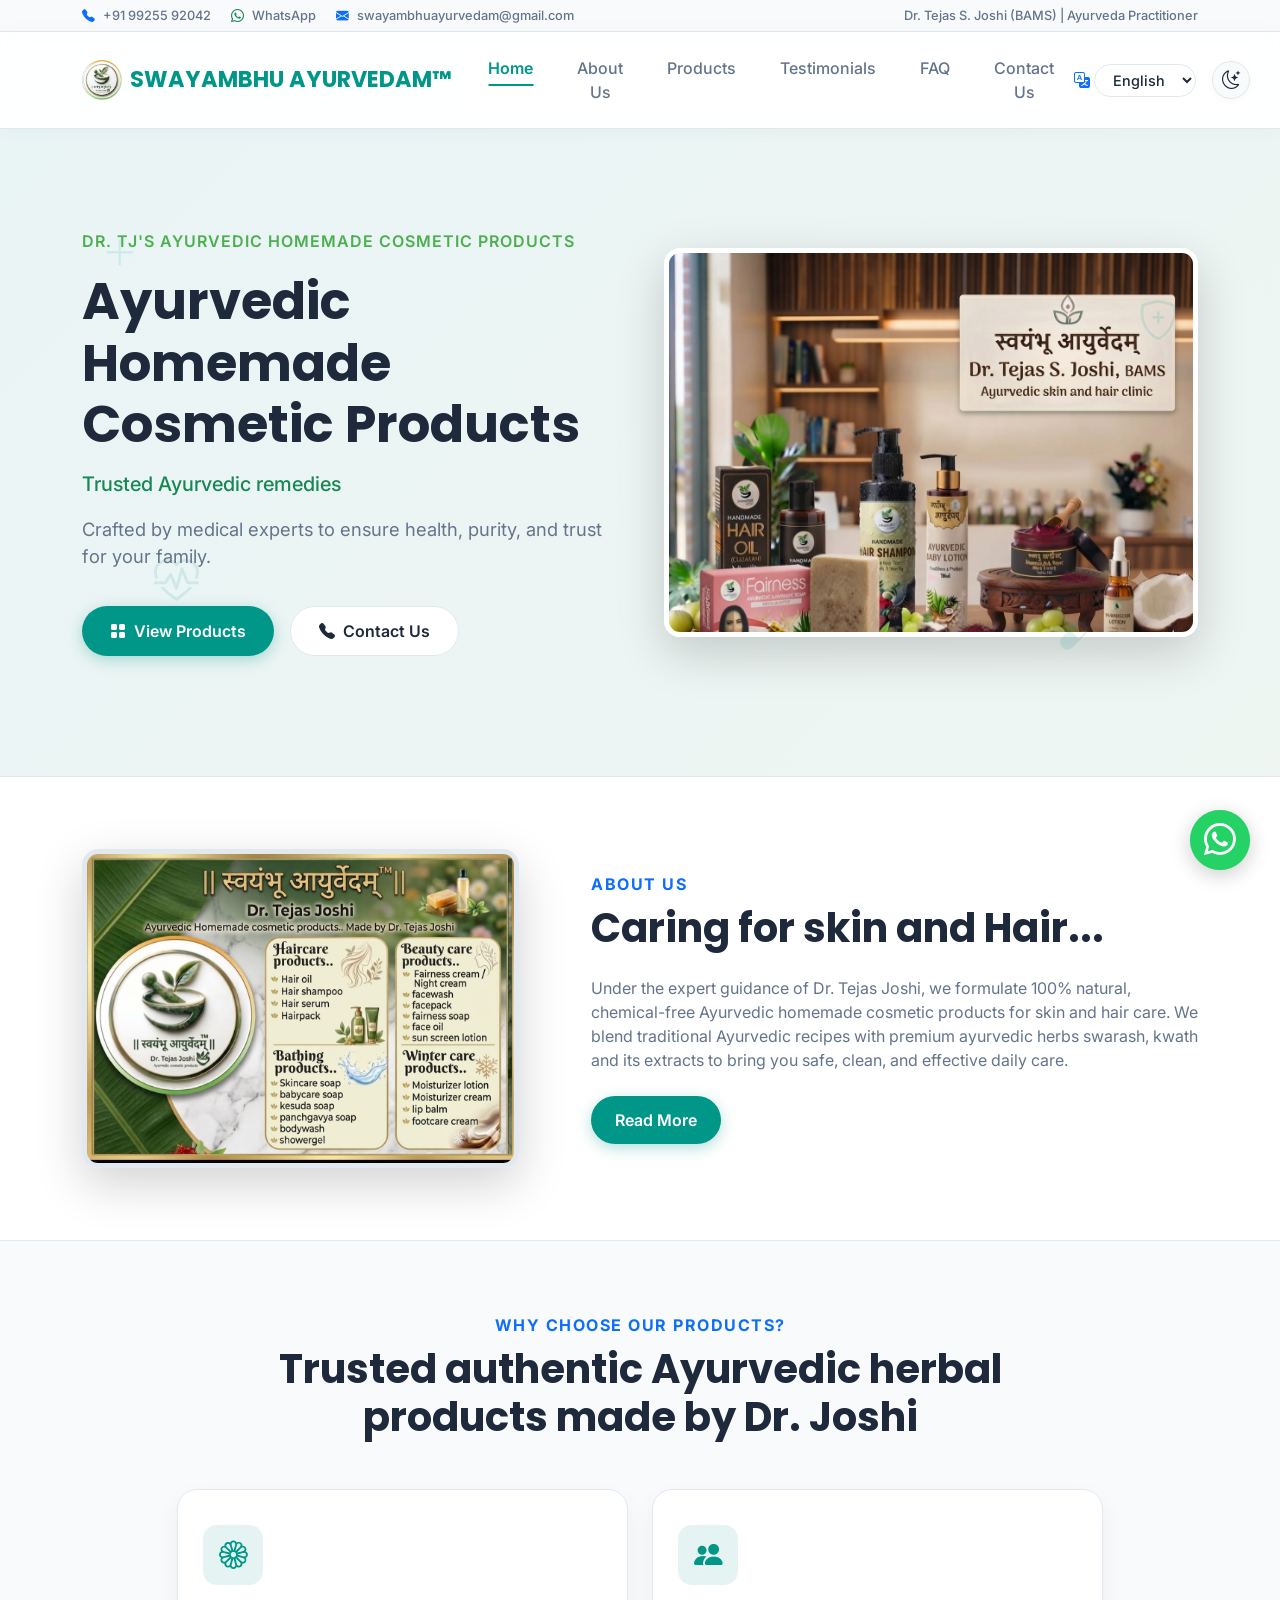
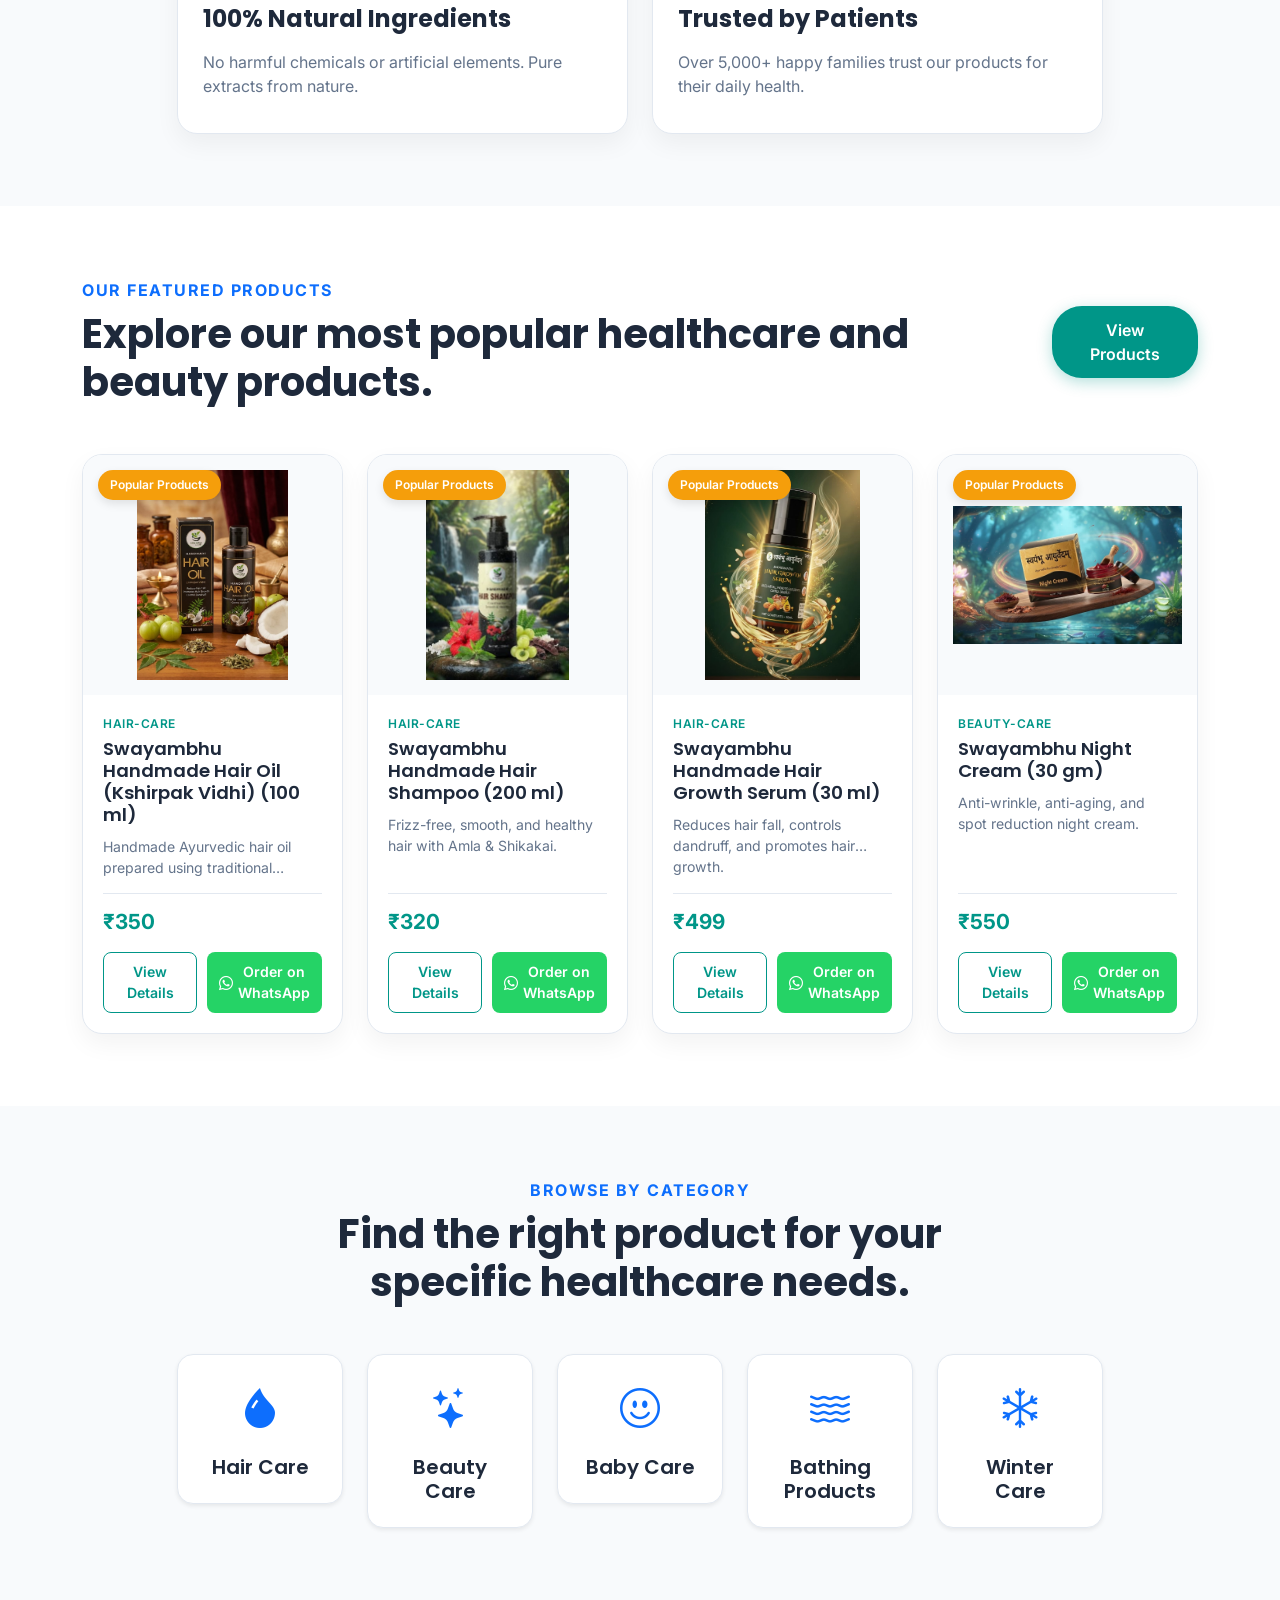
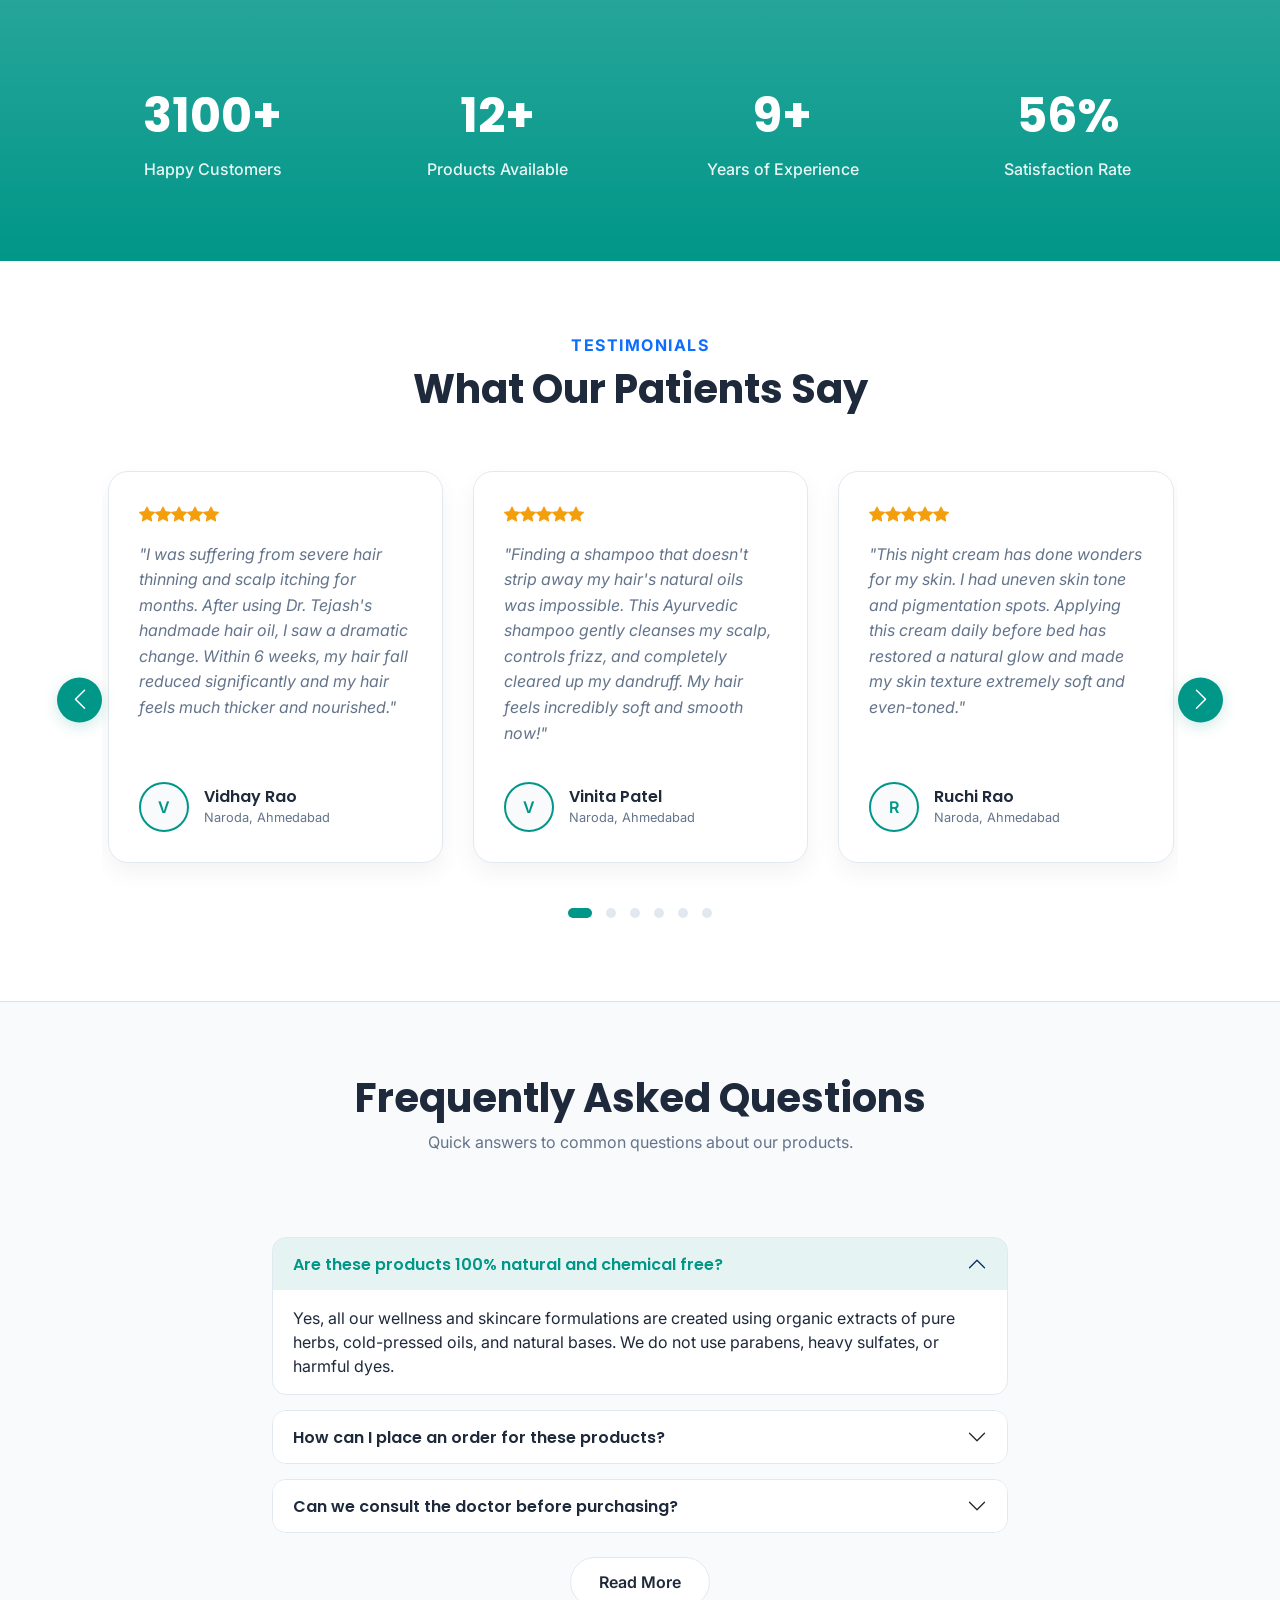
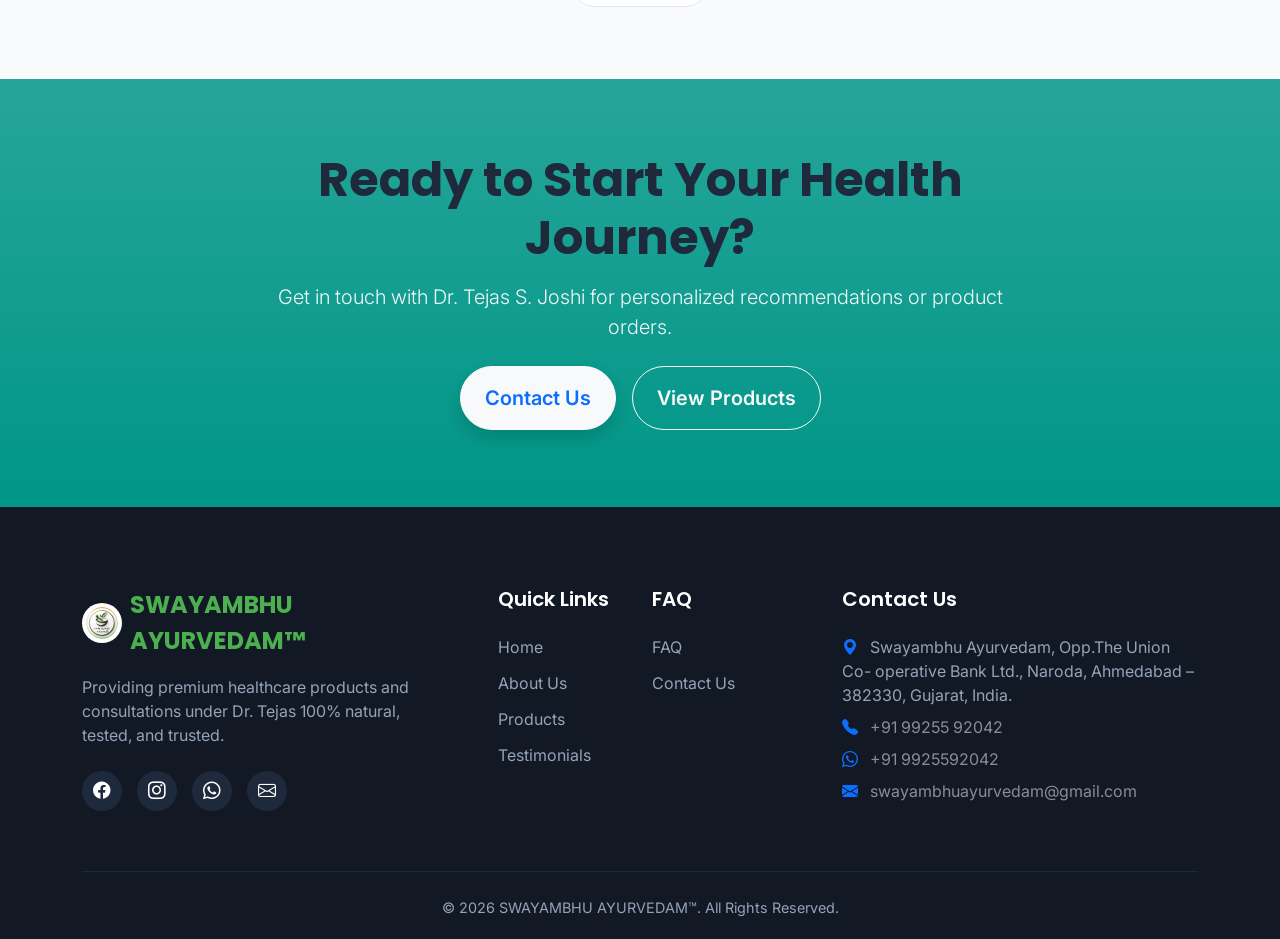
<file: index.html>
<!DOCTYPE html>
<html lang="en">
<head>
  <meta charset="UTF-8">
  <meta name="viewport" content="width=device-width, initial-scale=1.0">
  
  <!-- SEO Meta Tags -->
  <title>Swayambhu Ayurvedam - Premium Ayurvedic & Natural Products</title>
  <meta name="description" content="Discover premium, 100% natural Ayurvedic homemade cosmetic products formulated by Dr. Tejas Joshi. Trusted by over 5000+ families.">
  <meta name="keywords" content="Ayurvedic products, herbal shampoo, organic face wash, natural skincare, doctor approved, India, Gujarat">
  
  <!-- Open Graph / Facebook -->
  <meta property="og:type" content="website">
  <meta property="og:url" content="https://swayambhuayurvedam.com/">
  <meta property="og:title" content="Swayambhu Ayurvedam - Premium Ayurvedic Products">
  <meta property="og:description" content="100% natural Ayurvedic remedies, shampoo, soap, hair oil, and immunity boosters formulated by medical experts.">
  <meta property="og:image" content="assets/images/hero_medical.jpeg">

  <!-- Favicon -->
  <link rel="icon" type="image/png" href="assets/images/new_hero_image.jpeg">

  <!-- Bootstrap 5 CSS -->
  <link href="https://cdn.jsdelivr.net/npm/bootstrap@5.3.2/dist/css/bootstrap.min.css" rel="stylesheet">
  <!-- Bootstrap Icons -->
  <link href="https://cdn.jsdelivr.net/npm/bootstrap-icons@1.11.2/font/bootstrap-icons.min.css" rel="stylesheet">
  <!-- AOS Animation CSS -->
  <link href="https://cdn.jsdelivr.net/npm/aos@2.3.4/dist/aos.css" rel="stylesheet">
  
  <!-- Owl Carousel CSS -->
  <link rel="stylesheet" href="https://cdnjs.cloudflare.com/ajax/libs/OwlCarousel2/2.3.4/assets/owl.carousel.min.css">
  <link rel="stylesheet" href="https://cdnjs.cloudflare.com/ajax/libs/OwlCarousel2/2.3.4/assets/owl.theme.default.min.css">
  
  <!-- Custom CSS -->
  <link href="assets/css/style.css" rel="stylesheet">
</head>
<body data-page="home">

  <!-- Layout placeholders (injected by main.js) -->
  <div id="loader-placeholder"></div>
  <div id="top-header-placeholder"></div>
  <div id="navbar-placeholder"></div>

  <!-- HERO SECTION -->
  <section class="hero-section">
    <!-- Floating medical background shapes -->
    <div class="medical-shapes">
      <i class="bi bi-plus-lg shape shape-1"></i>
      <i class="bi bi-heart-pulse shape shape-2"></i>
      <i class="bi bi-shield-plus shape shape-3"></i>
      <i class="bi bi-capsule shape shape-4"></i>
    </div>
    
    <div class="container">
      <div class="row align-items-center g-5">
        <!-- Hero Text content -->
        <div class="col-lg-6 hero-content" data-aos="fade-right">
          <span class="hero-subtitle mb-2 d-inline-block" data-i18n="hero_upper_subtitle">Dr. TJ'S Ayurvedic Homemade cosmetic products</span>
          <h1 class="hero-title" data-i18n="hero_title">Ayurvedic Homemade Cosmetic Products</h1>
          <!-- Typing effect goes here -->
          <p class="h5 fw-medium text-success my-3" id="typing-subtitle"></p>
          <p class="hero-desc" data-i18n="hero_subtitle">Crafted by medical experts to ensure health, purity, and trust for your family.</p>
          
          <div class="d-flex flex-wrap justify-content-center justify-content-lg-start gap-3">
            <a href="products.html" class="btn btn-primary-custom d-flex align-items-center gap-2">
              <i class="bi bi-grid-fill"></i> <span data-i18n="btn_view_products">View Products</span>
            </a>
            <a href="contact.html" class="btn btn-secondary-custom d-flex align-items-center gap-2">
              <i class="bi bi-telephone-fill"></i> <span data-i18n="btn_contact_us">Contact Us</span>
            </a>
          </div>
        </div>
        
        <!-- Hero Image block -->
        <div class="col-lg-6 hero-img-container" data-aos="zoom-in" data-aos-delay="200">
          <img src="assets/images/new_hero_image.jpeg" alt="Ayurvedic Remedies" class="img-fluid rounded-4 shadow-lg border border-5 border-white">
        </div>
      </div>
    </div>
  </section>

  <!-- ABOUT PREVIEW SECTION -->
  <section class="py-5 bg-white border-bottom border-top border-light">
    <div class="container py-4">
      <div class="row align-items-center g-5">
        <!-- Left: Image -->
        <div class="col-lg-5" data-aos="zoom-in">
          <img src="assets/images/hero_medical.jpeg" alt="Dr. Tejas S. Joshi (BAMS)" class="img-fluid rounded-4 shadow-lg border border-5 border-light">
        </div>
        
        <!-- Right: Text Content -->
        <div class="col-lg-7" data-aos="fade-up">
          <div class="ps-lg-4 text-center text-lg-start">
            <span class="text-primary fw-bold text-uppercase mb-2 d-inline-block" style="letter-spacing: 1.5px;" data-i18n="nav_about">About Us</span>
            <h2 class="display-6 fw-bold mb-4" data-i18n="about_preview_title">Caring for skin and Hair...</h2>
            <p class="text-light mb-4" data-i18n="about_preview_desc">
              Under the expert guidance of Dr. Tejas Joshi, we formulate 100% natural, chemical-free Ayurvedic homemade cosmetic products for skin and hair care. We blend traditional Ayurvedic recipes with premium ayurvedic herbs swarash, kwath and its extracts to bring you safe, clean, and effective daily care.
            </p>
            
            <div class="text-center text-lg-start">
              <a href="about.html" class="btn btn-primary-custom px-4" data-i18n="btn_read_more">Read More About Us</a>
            </div>
          </div>
        </div>
      </div>
    </div>
  </section>

  <!-- WHY CHOOSE US CARDS -->
  <section class="py-5 bg-light">
    <div class="container py-4">
      <div class="text-center mb-5 max-w-750" data-aos="fade-up">
        <span class="text-primary fw-bold text-uppercase mb-2 d-inline-block" style="letter-spacing: 1.5px;" data-i18n="why_choose_title">Why Choose Our Products?</span>
        <h2 class="display-6 fw-bold" data-i18n="why_choose_subtitle">Trusted authentic Ayurvedic herbal products made by Dr. Joshi</h2>
      </div>
      
      <div class="row g-4 justify-content-center">
        <!-- Card 1 -->
        <div class="col-md-5 col-sm-6" data-aos="fade-up" data-aos-delay="100">
          <div class="feature-card height-100">
            <div class="feature-icon-box"><i class="bi bi-flower1"></i></div>
            <h4 class="fw-bold mb-3" data-i18n="choose_natural_title">100% Natural Ingredients</h4>
            <p class="text-light mb-0" data-i18n="choose_natural_desc">No harmful chemicals or artificial elements. Pure extracts from nature.</p>
          </div>
        </div>
        
        <!-- Card 3 -->
        <div class="col-md-5 col-sm-6" data-aos="fade-up" data-aos-delay="200">
          <div class="feature-card height-100">
            <div class="feature-icon-box"><i class="bi bi-people-fill"></i></div>
            <h4 class="fw-bold mb-3" data-i18n="choose_patient_title">Trusted by Patients</h4>
            <p class="text-light mb-0" data-i18n="choose_patient_desc">Over 5,000+ happy families trust our products for their daily health.</p>
          </div>
        </div>
      </div>
    </div>
  </section>

  <!-- FEATURED PRODUCTS -->
  <section class="py-5 bg-white">
    <div class="container py-4">
      <div class="d-flex flex-column flex-md-row justify-content-between align-items-center text-center text-md-start mb-5 gap-3" data-aos="fade-up">
        <div>
          <span class="text-primary fw-bold text-uppercase mb-2 d-inline-block" style="letter-spacing: 1.5px;" data-i18n="featured_products_title">Our Featured Products</span>
          <h2 class="display-6 fw-bold mb-0" data-i18n="featured_products_subtitle">Explore our most popular healthcare and beauty products.</h2>
        </div>
        <a href="products.html" class="btn btn-primary-custom" data-i18n="btn_view_products">View Products</a>
      </div>
      
      <!-- Injected Dynamically by JS -->
      <div class="row g-4" id="featured-products-row"></div>
    </div>
  </section>

  <!-- PRODUCT CATEGORIES -->
  <section class="py-5 bg-light">
    <div class="container py-4">
      <div class="text-center mb-5 max-w-750" data-aos="fade-up">
        <span class="text-primary fw-bold text-uppercase mb-2 d-inline-block" style="letter-spacing: 1.5px;" data-i18n="categories_title">Browse by Category</span>
        <h2 class="display-6 fw-bold" data-i18n="categories_subtitle">Find the right product for your specific healthcare needs.</h2>
      </div>
      
      <div class="row g-4 justify-content-center">
        <!-- Category: Hair Care -->
        <div class="col-lg-2 col-md-4 col-sm-6 col-6" data-aos="zoom-in" data-aos-delay="100">
          <a href="products.html" class="d-block text-center p-4 bg-white rounded-4 shadow-sm border border-light transition-smooth hover-shadow-sm">
            <div class="fs-1 text-primary mb-3"><i class="bi bi-droplet-fill"></i></div>
            <h5 class="fw-semibold text-dark mb-0" data-i18n="tab_haircare">Hair Care</h5>
          </a>
        </div>
        
        <!-- Category: Beauty Care -->
        <div class="col-lg-2 col-md-4 col-sm-6 col-6" data-aos="zoom-in" data-aos-delay="200">
          <a href="products.html" class="d-block text-center p-4 bg-white rounded-4 shadow-sm border border-light transition-smooth hover-shadow-sm">
            <div class="fs-1 text-primary mb-3"><i class="bi bi-stars"></i></div>
            <h5 class="fw-semibold text-dark mb-0" data-i18n="tab_beautycare">Beauty Care</h5>
          </a>
        </div>
        
        <!-- Category: Baby Care -->
        <div class="col-lg-2 col-md-4 col-sm-6 col-6" data-aos="zoom-in" data-aos-delay="300">
          <a href="products.html" class="d-block text-center p-4 bg-white rounded-4 shadow-sm border border-light transition-smooth hover-shadow-sm">
            <div class="fs-1 text-primary mb-3"><i class="bi bi-emoji-smile"></i></div>
            <h5 class="fw-semibold text-dark mb-0" data-i18n="tab_babycare">Baby Care</h5>
          </a>
        </div>
        
        <!-- Category: Bathing -->
        <div class="col-lg-2 col-md-4 col-sm-6 col-6" data-aos="zoom-in" data-aos-delay="400">
          <a href="products.html" class="d-block text-center p-4 bg-white rounded-4 shadow-sm border border-light transition-smooth hover-shadow-sm">
            <div class="fs-1 text-primary mb-3"><i class="bi bi-water"></i></div>
            <h5 class="fw-semibold text-dark mb-0" data-i18n="tab_bathing">Bathing</h5>
          </a>
        </div>
        
        <!-- Category: Winter Care -->
        <div class="col-lg-2 col-md-4 col-sm-6 col-6" data-aos="zoom-in" data-aos-delay="500">
          <a href="products.html" class="d-block text-center p-4 bg-white rounded-4 shadow-sm border border-light transition-smooth hover-shadow-sm">
            <div class="fs-1 text-primary mb-3"><i class="bi bi-snow"></i></div>
            <h5 class="fw-semibold text-dark mb-0" data-i18n="tab_wintercare">Winter Care</h5>
          </a>
        </div>
      </div>
    </div>
  </section>

  <!-- STATISTICS COUNTER -->
  <section class="stats-section bg-gradient">
    <div class="container">
      <div class="row g-4">
        <!-- Counter 1 -->
        <div class="col-md-3 col-6">
          <div class="stats-card">
            <div class="stats-number counter-number" data-target="5000" data-suffix="+">0</div>
            <div class="stats-label" data-i18n="stat_happy_customers">Happy Customers</div>
          </div>
        </div>
        
        <!-- Counter 2 -->
        <div class="col-md-3 col-6">
          <div class="stats-card">
            <div class="stats-number counter-number" data-target="20" data-suffix="+">0</div>
            <div class="stats-label" data-i18n="stat_products">Products Available</div>
          </div>
        </div>
        
        <!-- Counter 3 -->
        <div class="col-md-3 col-6">
          <div class="stats-card">
            <div class="stats-number counter-number" data-target="15" data-suffix="+">0</div>
            <div class="stats-label" data-i18n="stat_experience">Years of Experience</div>
          </div>
        </div>
        
        <!-- Counter 4 -->
        <div class="col-md-3 col-6">
          <div class="stats-card">
            <div class="stats-number counter-number" data-target="95" data-suffix="%">0</div>
            <div class="stats-label" data-i18n="stat_satisfaction">Satisfaction Rate</div>
          </div>
        </div>
      </div>
    </div>
  </section>

  <!-- PATIENT REVIEWS PREVIEW -->
  <section class="py-5 bg-white">
    <div class="container py-4">
      <div class="text-center mb-5 max-w-750" data-aos="fade-up">
        <span class="text-primary fw-bold text-uppercase mb-2 d-inline-block" style="letter-spacing: 1.5px;" data-i18n="nav_testimonials">Testimonials</span>
        <h2 class="display-6 fw-bold" data-i18n="written_reviews_title">What Our Patients Say</h2>
      </div>
      
      <div class="testimonial-carousel-wrapper" data-aos="fade-up">
        <div class="owl-carousel owl-theme testimonial-carousel">
          <!-- Review 1: Hair oil -->
          <div class="item">
            <div class="review-card d-flex flex-column justify-content-between">
              <div>
                <div class="review-stars mb-3">
                  <i class="bi bi-star-fill"></i><i class="bi bi-star-fill"></i><i class="bi bi-star-fill"></i><i class="bi bi-star-fill"></i><i class="bi bi-star-fill"></i>
                </div>
                <p class="review-text">"I was suffering from severe hair thinning and scalp itching for months. After using Dr. Tejash's handmade hair oil, I saw a dramatic change. Within 6 weeks, my hair fall reduced significantly and my hair feels much thicker and nourished."</p>
              </div>
              <div class="review-user mt-3">
                <div class="review-avatar">V</div>
                <div>
                  <h6 class="review-name">Vidhay Rao</h6>
                  <div class="review-location">Naroda, Ahmedabad</div>
                </div>
              </div>
            </div>
          </div>
          
          <!-- Review 2: Shampoo -->
          <div class="item">
            <div class="review-card d-flex flex-column justify-content-between">
              <div>
                <div class="review-stars mb-3">
                  <i class="bi bi-star-fill"></i><i class="bi bi-star-fill"></i><i class="bi bi-star-fill"></i><i class="bi bi-star-fill"></i><i class="bi bi-star-fill"></i>
                </div>
                <p class="review-text">"Finding a shampoo that doesn't strip away my hair's natural oils was impossible. This Ayurvedic shampoo gently cleanses my scalp, controls frizz, and completely cleared up my dandruff. My hair feels incredibly soft and smooth now!"</p>
              </div>
              <div class="review-user mt-3">
                <div class="review-avatar">V</div>
                <div>
                  <h6 class="review-name">Vinita Patel</h6>
                  <div class="review-location">Naroda, Ahmedabad</div>
                </div>
              </div>
            </div>
          </div>
          
          <!-- Review 3: Night cream -->
          <div class="item">
            <div class="review-card d-flex flex-column justify-content-between">
              <div>
                <div class="review-stars mb-3">
                  <i class="bi bi-star-fill"></i><i class="bi bi-star-fill"></i><i class="bi bi-star-fill"></i><i class="bi bi-star-fill"></i><i class="bi bi-star-fill"></i>
                </div>
                <p class="review-text">"This night cream has done wonders for my skin. I had uneven skin tone and pigmentation spots. Applying this cream daily before bed has restored a natural glow and made my skin texture extremely soft and even-toned."</p>
              </div>
              <div class="review-user mt-3">
                <div class="review-avatar">R</div>
                <div>
                  <h6 class="review-name">Ruchi Rao</h6>
                  <div class="review-location">Naroda, Ahmedabad</div>
                </div>
              </div>
            </div>
          </div>
          
          <!-- Review 4: Sunscreen lotion -->
          <div class="item">
            <div class="review-card d-flex flex-column justify-content-between">
              <div>
                <div class="review-stars mb-3">
                  <i class="bi bi-star-fill"></i><i class="bi bi-star-fill"></i><i class="bi bi-star-fill"></i><i class="bi bi-star-fill"></i><i class="bi bi-star-fill"></i>
                </div>
                <p class="review-text">"Most sunscreens cause breakouts on my sensitive skin, but this Ayurvedic sunscreen lotion is amazing. It is very lightweight, absorbs quickly without any sticky residue or white cast, and provides excellent daily protection."</p>
              </div>
              <div class="review-user mt-3">
                <div class="review-avatar">A</div>
                <div>
                  <h6 class="review-name">Aryan Barot</h6>
                  <div class="review-location">Vastral, Ahmedabad</div>
                </div>
              </div>
            </div>
          </div>
          
          <!-- Review 5: Facewash -->
          <div class="item">
            <div class="review-card d-flex flex-column justify-content-between">
              <div>
                <div class="review-stars mb-3">
                  <i class="bi bi-star-fill"></i><i class="bi bi-star-fill"></i><i class="bi bi-star-fill"></i><i class="bi bi-star-fill"></i><i class="bi bi-star-fill"></i>
                </div>
                <p class="review-text">"I highly recommend this Ayurvedic facewash for acne-prone skin. It removes excess oil and dirt thoroughly without making the skin feel dry or stretched. My active breakouts have reduced significantly."</p>
              </div>
              <div class="review-user mt-3">
                <div class="review-avatar">P</div>
                <div>
                  <h6 class="review-name">Prem Rao</h6>
                  <div class="review-location">Naroda, Ahmedabad</div>
                </div>
              </div>
            </div>
          </div>
          
          <!-- Review 6: Fairness soap -->
          <div class="item">
            <div class="review-card d-flex flex-column justify-content-between">
              <div>
                <div class="review-stars mb-3">
                  <i class="bi bi-star-fill"></i><i class="bi bi-star-fill"></i><i class="bi bi-star-fill"></i><i class="bi bi-star-fill"></i><i class="bi bi-star-fill"></i>
                </div>
                <p class="review-text">"The fairness soap is excellent. It doesn't strip the skin of its natural moisture like commercial soaps. It has improved my skin tone and brought a healthy, natural glow. Very refreshing!"</p>
              </div>
              <div class="review-user mt-3">
                <div class="review-avatar">A</div>
                <div>
                  <h6 class="review-name">Aryan Barot</h6>
                  <div class="review-location">Vastral, Ahmedabad</div>
                </div>
              </div>
            </div>
          </div>
          
          <!-- Review 7: Babycare soap -->
          <div class="item">
            <div class="review-card d-flex flex-column justify-content-between">
              <div>
                <div class="review-stars mb-3">
                  <i class="bi bi-star-fill"></i><i class="bi bi-star-fill"></i><i class="bi bi-star-fill"></i><i class="bi bi-star-fill"></i><i class="bi bi-star-fill"></i>
                </div>
                <p class="review-text">"I am extremely selective when it comes to products for my baby. This babycare soap is exceptionally mild, keeps the skin soft and moist, and has a very gentle, soothing natural fragrance. Absolutely safe!"</p>
              </div>
              <div class="review-user mt-3">
                <div class="review-avatar">K</div>
                <div>
                  <h6 class="review-name">Kajal Panchal</h6>
                  <div class="review-location">Naroda, Ahmedabad</div>
                </div>
              </div>
            </div>
          </div>

          <!-- Review 8: Facewash -->
          <div class="item">
            <div class="review-card d-flex flex-column justify-content-between">
              <div>
                <div class="review-stars mb-3">
                  <i class="bi bi-star-fill"></i><i class="bi bi-star-fill"></i><i class="bi bi-star-fill"></i><i class="bi bi-star-fill"></i><i class="bi bi-star-fill"></i>
                </div>
                <p class="review-text">"I have been using this Ayurvedic facewash for a month, and it is absolutely brilliant. Living in a humid city like Surat, my skin used to get very oily, but this controls oil without drying out my face. It has helped clear up my skin blemishes."</p>
              </div>
              <div class="review-user mt-3">
                <div class="review-avatar">R</div>
                <div>
                  <h6 class="review-name">Rima Jain</h6>
                  <div class="review-location">Surat, Gujarat</div>
                </div>
              </div>
            </div>
          </div>

          <!-- Review 11: Hair growth serum -->
          <div class="item">
            <div class="review-card d-flex flex-column justify-content-between">
              <div>
                <div class="review-stars mb-3">
                  <i class="bi bi-star-fill"></i><i class="bi bi-star-fill"></i><i class="bi bi-star-fill"></i><i class="bi bi-star-fill"></i><i class="bi bi-star-fill"></i>
                </div>
                <p class="review-text">"I was facing patchy hair loss and thinning. After using the hair growth serum for about 8 weeks, I can see fine baby hairs growing back. My hair texture has improved and hair fall has stopped completely. Excellent results."</p>
              </div>
              <div class="review-user mt-3">
                <div class="review-avatar">R</div>
                <div>
                  <h6 class="review-name">Rahul</h6>
                  <div class="review-location">Godhra, Gujarat</div>
                </div>
              </div>
            </div>
          </div>

          <!-- Review 13: Babycare soap -->
          <div class="item">
            <div class="review-card d-flex flex-column justify-content-between">
              <div>
                <div class="review-stars mb-3">
                  <i class="bi bi-star-fill"></i><i class="bi bi-star-fill"></i><i class="bi bi-star-fill"></i><i class="bi bi-star-fill"></i><i class="bi bi-star-fill"></i>
                </div>
                <p class="review-text">"This babycare soap is incredibly gentle. My child has extremely sensitive skin, but this soap keeps it soft, clean, and rash-free. It has a beautiful natural fragrance and produces a rich, soothing lather. Strongly recommended for infants."</p>
              </div>
              <div class="review-user mt-3">
                <div class="review-avatar">Y</div>
                <div>
                  <h6 class="review-name">Yagnesh</h6>
                  <div class="review-location">Ahmedabad, Gujarat</div>
                </div>
              </div>
            </div>
          </div>

          <!-- Review 14: Dr. Subhash Porwal -->
          <div class="item">
            <div class="review-card d-flex flex-column justify-content-between">
              <div>
                <div class="review-stars mb-3">
                  <i class="bi bi-star-fill"></i><i class="bi bi-star-fill"></i><i class="bi bi-star-fill"></i><i class="bi bi-star-fill"></i><i class="bi bi-star-fill"></i>
                </div>
                <p class="review-text">"I have been using all these products for 6 months in my clinic for my patients, and the results of all products are excellent according to my patients..👌👌"</p>
              </div>
              <div class="review-user mt-3">
                <div class="review-avatar">S</div>
                <div>
                  <h6 class="review-name">Dr. Subhash Porwal</h6>
                  <div class="review-location">Bhagvati Ayurved Clinic & Panchkarma Center, Lunavada</div>
                </div>
              </div>
            </div>
          </div>

          <!-- Review 15: Dr. Chetan Prajapati -->
          <div class="item">
            <div class="review-card d-flex flex-column justify-content-between">
              <div>
                <div class="review-stars mb-3">
                  <i class="bi bi-star-fill"></i><i class="bi bi-star-fill"></i><i class="bi bi-star-fill"></i><i class="bi bi-star-fill"></i><i class="bi bi-star-fill"></i>
                </div>
                <p class="review-text">"Swayambhu Ayurvedam cosmetic products results are so good. All their products are chemical-free and pure organic.👌"</p>
              </div>
              <div class="review-user mt-3">
                <div class="review-avatar">C</div>
                <div>
                  <h6 class="review-name">Dr. Chetan Prajapati (MBBS)</h6>
                  <div class="review-location">Ahmedabad, Gujarat</div>
                </div>
              </div>
            </div>
          </div>

          <!-- Review 16: Dr. Tushar Patel -->
          <div class="item">
            <div class="review-card d-flex flex-column justify-content-between">
              <div>
                <div class="review-stars mb-3">
                  <i class="bi bi-star-fill"></i><i class="bi bi-star-fill"></i><i class="bi bi-star-fill"></i><i class="bi bi-star-fill"></i><i class="bi bi-star-fill"></i>
                </div>
                <p class="review-text">"I am purchasing the fairness soaps and shampoo repeatedly because of my patients' requirements. Both products' results are so good."</p>
              </div>
              <div class="review-user mt-3">
                <div class="review-avatar">T</div>
                <div>
                  <h6 class="review-name">Dr. Tushar Patel (BHMS)</h6>
                  <div class="review-location">Meghaninagar, Ahmedabad</div>
                </div>
              </div>
            </div>
          </div>

          <!-- Review 17: Dr. Tejas Gor -->
          <div class="item">
            <div class="review-card d-flex flex-column justify-content-between">
              <div>
                <div class="review-stars mb-3">
                  <i class="bi bi-star-fill"></i><i class="bi bi-star-fill"></i><i class="bi bi-star-fill"></i><i class="bi bi-star-fill"></i><i class="bi bi-star-fill"></i>
                </div>
                <p class="review-text">"I regularly give the hair oil and skincare soap to my patients. So many patients come back with the empty box and ask specifically for this oil for their hair fall problems."</p>
              </div>
              <div class="review-user mt-3">
                <div class="review-avatar">T</div>
                <div>
                  <h6 class="review-name">Dr. Tejas Gor</h6>
                  <div class="review-location">Pavagadh, Gujarat</div>
                </div>
              </div>
            </div>
          </div>

          <!-- Review 18: Vibhuti Mehta -->
          <div class="item">
            <div class="review-card d-flex flex-column justify-content-between">
              <div>
                <div class="review-stars mb-3">
                  <i class="bi bi-star-fill"></i><i class="bi bi-star-fill"></i><i class="bi bi-star-fill"></i><i class="bi bi-star-fill"></i><i class="bi bi-star-fill"></i>
                </div>
                <p class="review-text">"Hello! Dr. TJ's homemade cosmetic products... wow! I use so many products like night cream, face oil, scrub, hair mask, and shampoo in my work, and the results of all products are excellent according to my customers."</p>
              </div>
              <div class="review-user mt-3">
                <div class="review-avatar">V</div>
                <div>
                  <h6 class="review-name">Vibhuti Mehta (Beautician)</h6>
                  <div class="review-location">Vadodara, Gujarat</div>
                </div>
              </div>
            </div>
          </div>

          <!-- Review 19: Dr. Dipakbhai Vaishnav -->
          <div class="item">
            <div class="review-card d-flex flex-column justify-content-between">
              <div>
                <div class="review-stars mb-3">
                  <i class="bi bi-star-fill"></i><i class="bi bi-star-fill"></i><i class="bi bi-star-fill"></i><i class="bi bi-star-fill"></i><i class="bi bi-star-fill"></i>
                </div>
                <p class="review-text">"I use Dr. Joshi's babycare soap and lotion regularly in my center. All patients are highly satisfied with these products because they are organic and completely harmless to babies. Thank you!"</p>
              </div>
              <div class="review-user mt-3">
                <div class="review-avatar">D</div>
                <div>
                  <h6 class="review-name">Dr. Dipakbhai Vaishnav (MD Pediatrician)</h6>
                  <div class="review-location">Ahmedabad, Gujarat</div>
                </div>
              </div>
            </div>
          </div>
        </div>
      </div>
    </div>
  </section>

  <!-- FAQ PREVIEW -->
  <section class="py-5 bg-light border-top">
    <div class="container py-4">
      <div class="text-center mb-5 max-w-750" data-aos="fade-up">
        <h2 class="display-6 fw-bold text-dark" data-i18n="faq_preview_title">Frequently Asked Questions</h2>
        <p class="text-light" data-i18n="faq_preview_subtitle">Quick answers to common questions about our products.</p>
      </div>
      
      <div class="row justify-content-center">
        <div class="col-lg-8" data-aos="fade-up">
          <div class="accordion detail-accordion" id="homeFaqAccordion">
            <!-- FAQ 1 -->
            <div class="accordion-item">
              <h2 class="accordion-header">
                <button class="accordion-button" type="button" data-bs-toggle="collapse" data-bs-target="#homeFaq1" aria-expanded="true">
                  Are these products 100% natural and chemical free?
                </button>
              </h2>
              <div id="homeFaq1" class="accordion-collapse collapse show" data-bs-parent="#homeFaqAccordion">
                <div class="accordion-body">
                  Yes, all our wellness and skincare formulations are created using organic extracts of pure herbs, cold-pressed oils, and natural bases. We do not use parabens, heavy sulfates, or harmful dyes.
                </div>
              </div>
            </div>
            
            <!-- FAQ 2 -->
            <div class="accordion-item">
              <h2 class="accordion-header">
                <button class="accordion-button collapsed" type="button" data-bs-toggle="collapse" data-bs-target="#homeFaq2" aria-expanded="false">
                  How can I place an order for these products?
                </button>
              </h2>
              <div id="homeFaq2" class="accordion-collapse collapse" data-bs-parent="#homeFaqAccordion">
                <div class="accordion-body">
                  Ordering is extremely simple. Explore our product lists, open details, and click "Order on WhatsApp". It will redirect you to WhatsApp with a pre-filled order inquiry. Alternatively, you can call us directly.
                </div>
              </div>
            </div>
            
            <!-- FAQ 3 -->
            <div class="accordion-item">
              <h2 class="accordion-header">
                <button class="accordion-button collapsed" type="button" data-bs-toggle="collapse" data-bs-target="#homeFaq3" aria-expanded="false">
                  Can we consult the doctor before purchasing?
                </button>
              </h2>
              <div id="homeFaq3" class="accordion-collapse collapse" data-bs-parent="#homeFaqAccordion">
                <div class="accordion-body">
                  Yes, absolutely. You can visit our clinic in Ahmedabad or message us on WhatsApp to discuss your health requirements and get personalized suggestions from Dr. Tejas Joshi.
                </div>
              </div>
            </div>
          </div>
          
          <div class="text-center mt-4">
            <a href="faq.html" class="btn btn-secondary-custom" data-i18n="btn_read_more">View All FAQs</a>
          </div>
        </div>
      </div>
    </div>
  </section>

  <!-- CTA BANNER SECTION -->
  <section class="py-5 bg-gradient text-white text-center position-relative" style="background-color: var(--primary); overflow: hidden;">
    <div class="container py-4">
      <div class="row justify-content-center">
        <div class="col-lg-8" data-aos="zoom-in">
          <h2 class="display-5 fw-bold mb-3" data-i18n="cta_title">Ready to Start Your Health Journey?</h2>
          <p class="lead mb-4 opacity-90" data-i18n="cta_subtitle">Get in touch with Dr. Tejas S. Joshi for personalized recommendations or product orders.</p>
          <div class="d-flex flex-wrap justify-content-center gap-3">
            <a href="contact.html" class="btn btn-light btn-lg px-4 py-3 rounded-pill fw-semibold text-primary shadow" data-i18n="btn_contact_us">Contact Us</a>
            <a href="products.html" class="btn btn-outline-light btn-lg px-4 py-3 rounded-pill fw-semibold" data-i18n="btn_view_products">View Products</a>
          </div>
        </div>
      </div>
    </div>
  </section>

  <!-- Layout placeholders (injected by main.js) -->
  <div id="footer-placeholder"></div>
  <div id="floats-placeholder"></div>

  <!-- Bootstrap 5 Bundle JS -->
  <script src="https://cdn.jsdelivr.net/npm/bootstrap@5.3.2/dist/js/bootstrap.bundle.min.js"></script>
  <!-- AOS Scroll Animation JS -->
  <script src="https://cdn.jsdelivr.net/npm/aos@2.3.4/dist/aos.js"></script>
  
  <!-- jQuery -->
  <script src="https://code.jquery.com/jquery-3.7.1.min.js"></script>
  <!-- Owl Carousel JS -->
  <script src="https://cdnjs.cloudflare.com/ajax/libs/OwlCarousel2/2.3.4/owl.carousel.min.js"></script>
  
  <!-- Custom scripts -->
  <script src="assets/js/config.js"></script>
  <script src="assets/js/translations.js"></script>
  <script src="assets/js/products.js"></script>
  <script src="assets/js/main.js"></script>
</body>
</html>
</file>
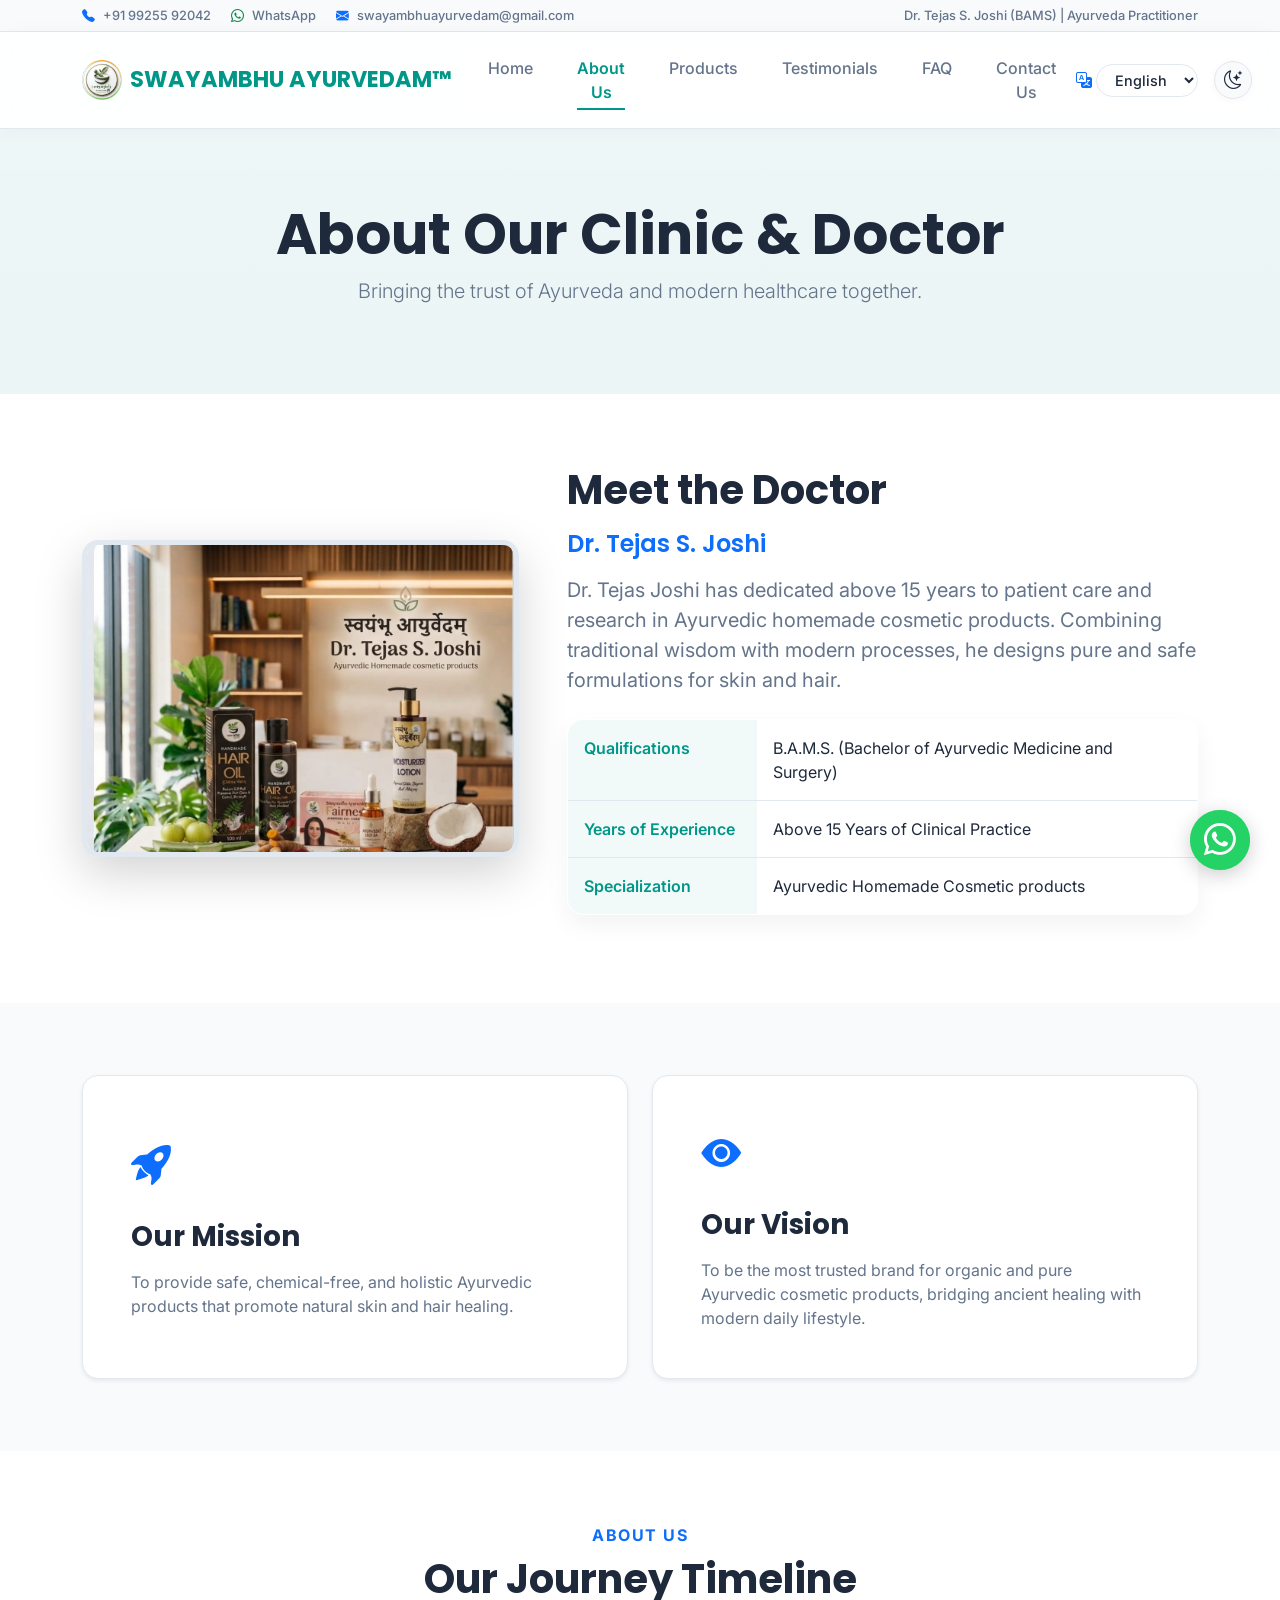
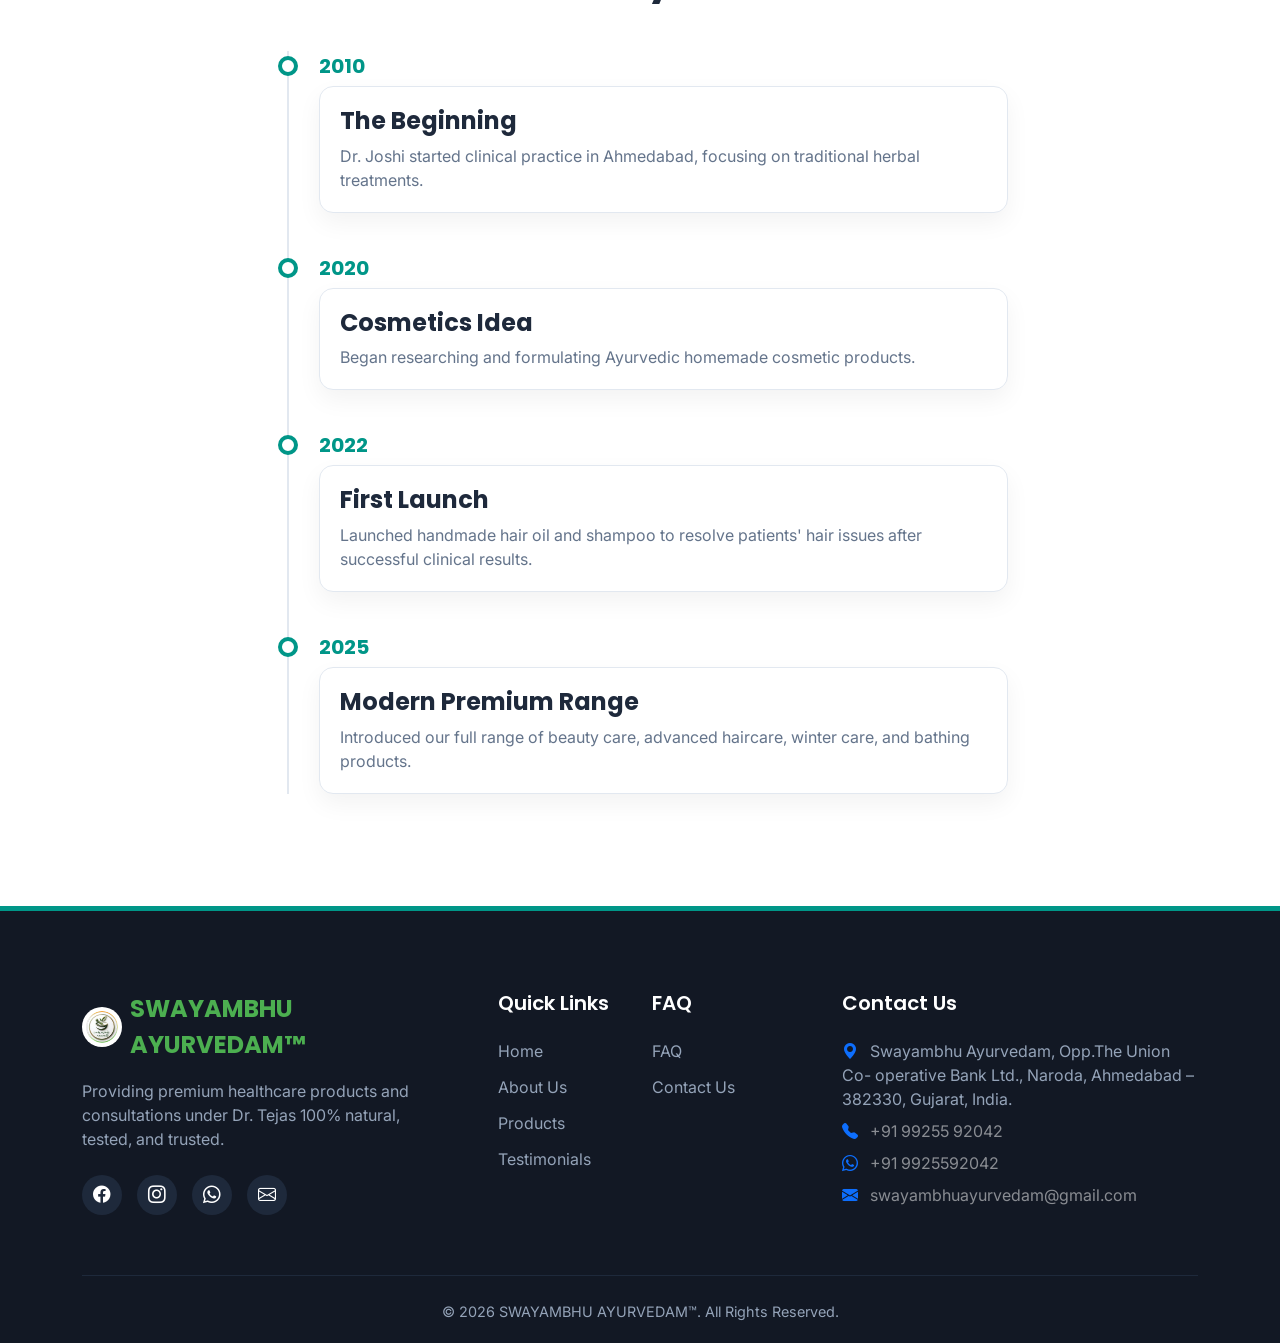
<file: about.html>
<!DOCTYPE html>
<html lang="en">
<head>
  <meta charset="UTF-8">
  <meta name="viewport" content="width=device-width, initial-scale=1.0">
  
  <!-- SEO Meta Tags -->
  <title>About Us - Swayambhu Ayurvedam</title>
  <meta name="description" content="Learn about Dr. Tejas Joshi, Swayambhu Ayurvedam clinic timeline, mission, vision, and how we formulate premium, organic Ayurvedic solutions.">
  
  <!-- Bootstrap 5 CSS -->
  <link href="https://cdn.jsdelivr.net/npm/bootstrap@5.3.2/dist/css/bootstrap.min.css" rel="stylesheet">
  <!-- Bootstrap Icons -->
  <link href="https://cdn.jsdelivr.net/npm/bootstrap-icons@1.11.2/font/bootstrap-icons.min.css" rel="stylesheet">
  <!-- AOS Animation CSS -->
  <link href="https://cdn.jsdelivr.net/npm/aos@2.3.4/dist/aos.css" rel="stylesheet">
  
  <!-- Custom CSS -->
  <link href="assets/css/style.css" rel="stylesheet">
</head>
<body data-page="about">

  <!-- Layout placeholders -->
  <div id="loader-placeholder"></div>
  <div id="top-header-placeholder"></div>
  <div id="navbar-placeholder"></div>

  <!-- ABOUT HERO SECTION -->
  <section class="py-5 bg-gradient text-center" style="background-color: rgba(0, 150, 136, 0.05);">
    <div class="container py-4">
      <h1 class="display-4 fw-bold" data-i18n="about_hero_title">About Our Clinic & Doctor</h1>
      <p class="lead text-light max-w-600 mx-auto" data-i18n="about_hero_subtitle">Bringing the trust of Ayurveda and modern healthcare together.</p>
    </div>
  </section>

  <!-- DOCTOR PROFILE SECTION -->
  <section class="py-5 bg-white">
    <div class="container py-4">
      <div class="row align-items-center g-5">
        <!-- Profile Image -->
        <div class="col-lg-5" data-aos="fade-right">
          <img src="assets/images/About_us_image.jpeg" alt="Dr. Tejash" class="img-fluid rounded-4 shadow-lg border border-5 border-light">
        </div>
        
        <!-- Profile Bio and Credentials -->
        <div class="col-lg-7" data-aos="fade-left">
          <h2 class="display-6 fw-bold mb-3" data-i18n="doc_profile_title">Meet the Doctor</h2>
          <h4 class="text-primary mb-3">Dr. Tejas S. Joshi</h4>
          <p class="text-light fs-5 mb-4" data-i18n="doc_bio">
            Dr. Tejas Joshi has dedicated above 15 years to patient care and research in Ayurvedic homemade cosmetic products. Combining traditional wisdom with modern processes, he designs pure and safe formulations for skin and hair.
          </p>
          
          <table class="table detail-specs-table w-100 mt-3">
            <tbody>
              <tr>
                <th class="p-3" data-i18n="doc_qualification">Qualifications</th>
                <td class="p-3" data-i18n="doc_qualification_val">B.A.M.S. (Bachelor of Ayurvedic Medicine and Surgery)</td>
              </tr>
              <tr>
                <th class="p-3" data-i18n="doc_experience">Years of Experience</th>
                <td class="p-3" data-i18n="doc_experience_val">Above 15 Years of Clinical Practice</td>
              </tr>
              <tr>
                <th class="p-3" data-i18n="doc_specialty">Specialization</th>
                <td class="p-3" data-i18n="doc_specialty_val">Ayurvedic Homemade Cosmetic products</td>
              </tr>
            </tbody>
          </table>
        </div>
      </div>
    </div>
  </section>

  <!-- MISSION & VISION VALUES -->
  <section class="py-5 bg-light">
    <div class="container py-4">
      <div class="row g-4">
        <!-- Mission -->
        <div class="col-md-6" data-aos="fade-up">
          <div class="bg-white p-5 rounded-4 shadow-sm border border-light height-100 d-flex flex-column justify-content-center">
            <div class="fs-1 text-primary mb-4"><i class="bi bi-rocket-takeoff-fill"></i></div>
            <h3 class="fw-bold mb-3" data-i18n="mission_title">Our Mission</h3>
            <p class="text-light mb-0" data-i18n="mission_desc">To provide safe, chemical-free, and holistic Ayurvedic products that promote natural skin and hair healing.</p>
          </div>
        </div>
        
        <!-- Vision -->
        <div class="col-md-6" data-aos="fade-up" data-aos-delay="200">
          <div class="bg-white p-5 rounded-4 shadow-sm border border-light height-100 d-flex flex-column justify-content-center">
            <div class="fs-1 text-primary mb-4"><i class="bi bi-eye-fill"></i></div>
            <h3 class="fw-bold mb-3" data-i18n="vision_title">Our Vision</h3>
            <p class="text-light mb-0" data-i18n="vision_desc">To be the most trusted brand for organic and pure Ayurvedic cosmetic products, bridging ancient healing with modern daily lifestyle.</p>
          </div>
        </div>
      </div>
    </div>
  </section>

  <!-- TIMELINE JOURNEY -->
  <section class="py-5 bg-white">
    <div class="container py-4">
      <div class="text-center mb-5" data-aos="fade-up">
        <span class="text-primary fw-bold text-uppercase mb-2 d-inline-block" style="letter-spacing: 1.5px;" data-i18n="nav_about">Our Story</span>
        <h2 class="display-6 fw-bold" data-i18n="timeline_title">Our Journey Timeline</h2>
      </div>
      
      <div class="row justify-content-center">
        <div class="col-lg-8">
          <div class="timeline">
            <!-- Timeline Item 1 -->
            <div class="timeline-item" data-aos="fade-up">
              <div class="timeline-year">2010</div>
              <div class="timeline-card">
                <h4 class="fw-bold mb-2" data-i18n="timeline_2010_title">The Beginning</h4>
                <p class="text-light mb-0" data-i18n="timeline_2010_desc">Dr. Joshi started clinical practice in Ahmedabad, focusing on traditional herbal treatments.</p>
              </div>
            </div>
            
            <!-- Timeline Item 2 -->
            <div class="timeline-item" data-aos="fade-up">
              <div class="timeline-year">2020</div>
              <div class="timeline-card">
                <h4 class="fw-bold mb-2" data-i18n="timeline_2020_title">Cosmetics Idea</h4>
                <p class="text-light mb-0" data-i18n="timeline_2020_desc">Began researching and formulating Ayurvedic homemade cosmetic products.</p>
              </div>
            </div>
            
            <!-- Timeline Item 3 -->
            <div class="timeline-item" data-aos="fade-up">
              <div class="timeline-year">2022</div>
              <div class="timeline-card">
                <h4 class="fw-bold mb-2" data-i18n="timeline_2022_title">First Launch</h4>
                <p class="text-light mb-0" data-i18n="timeline_2022_desc">Launched handmade hair oil and shampoo to resolve patients' hair issues after successful clinical results.</p>
              </div>
            </div>
            
            <!-- Timeline Item 4 -->
            <div class="timeline-item" data-aos="fade-up">
              <div class="timeline-year">2025</div>
              <div class="timeline-card">
                <h4 class="fw-bold mb-2" data-i18n="timeline_2025_title">Modern Premium Range</h4>
                <p class="text-light mb-0" data-i18n="timeline_2025_desc">Introduced our full range of beauty care, advanced haircare, winter care, and bathing products.</p>
              </div>
            </div>
          </div>
        </div>
      </div>
    </div>
  </section>

  <!-- Layout placeholders -->
  <div id="footer-placeholder"></div>
  <div id="floats-placeholder"></div>

  <!-- Bootstrap 5 Bundle JS -->
  <script src="https://cdn.jsdelivr.net/npm/bootstrap@5.3.2/dist/js/bootstrap.bundle.min.js"></script>
  <!-- AOS Scroll Animation JS -->
  <script src="https://cdn.jsdelivr.net/npm/aos@2.3.4/dist/aos.js"></script>
  
  <!-- Custom scripts -->
  <script src="assets/js/config.js"></script>
  <script src="assets/js/translations.js"></script>
  <script src="assets/js/products.js"></script>
  <script src="assets/js/main.js"></script>
</body>
</html>
</file>
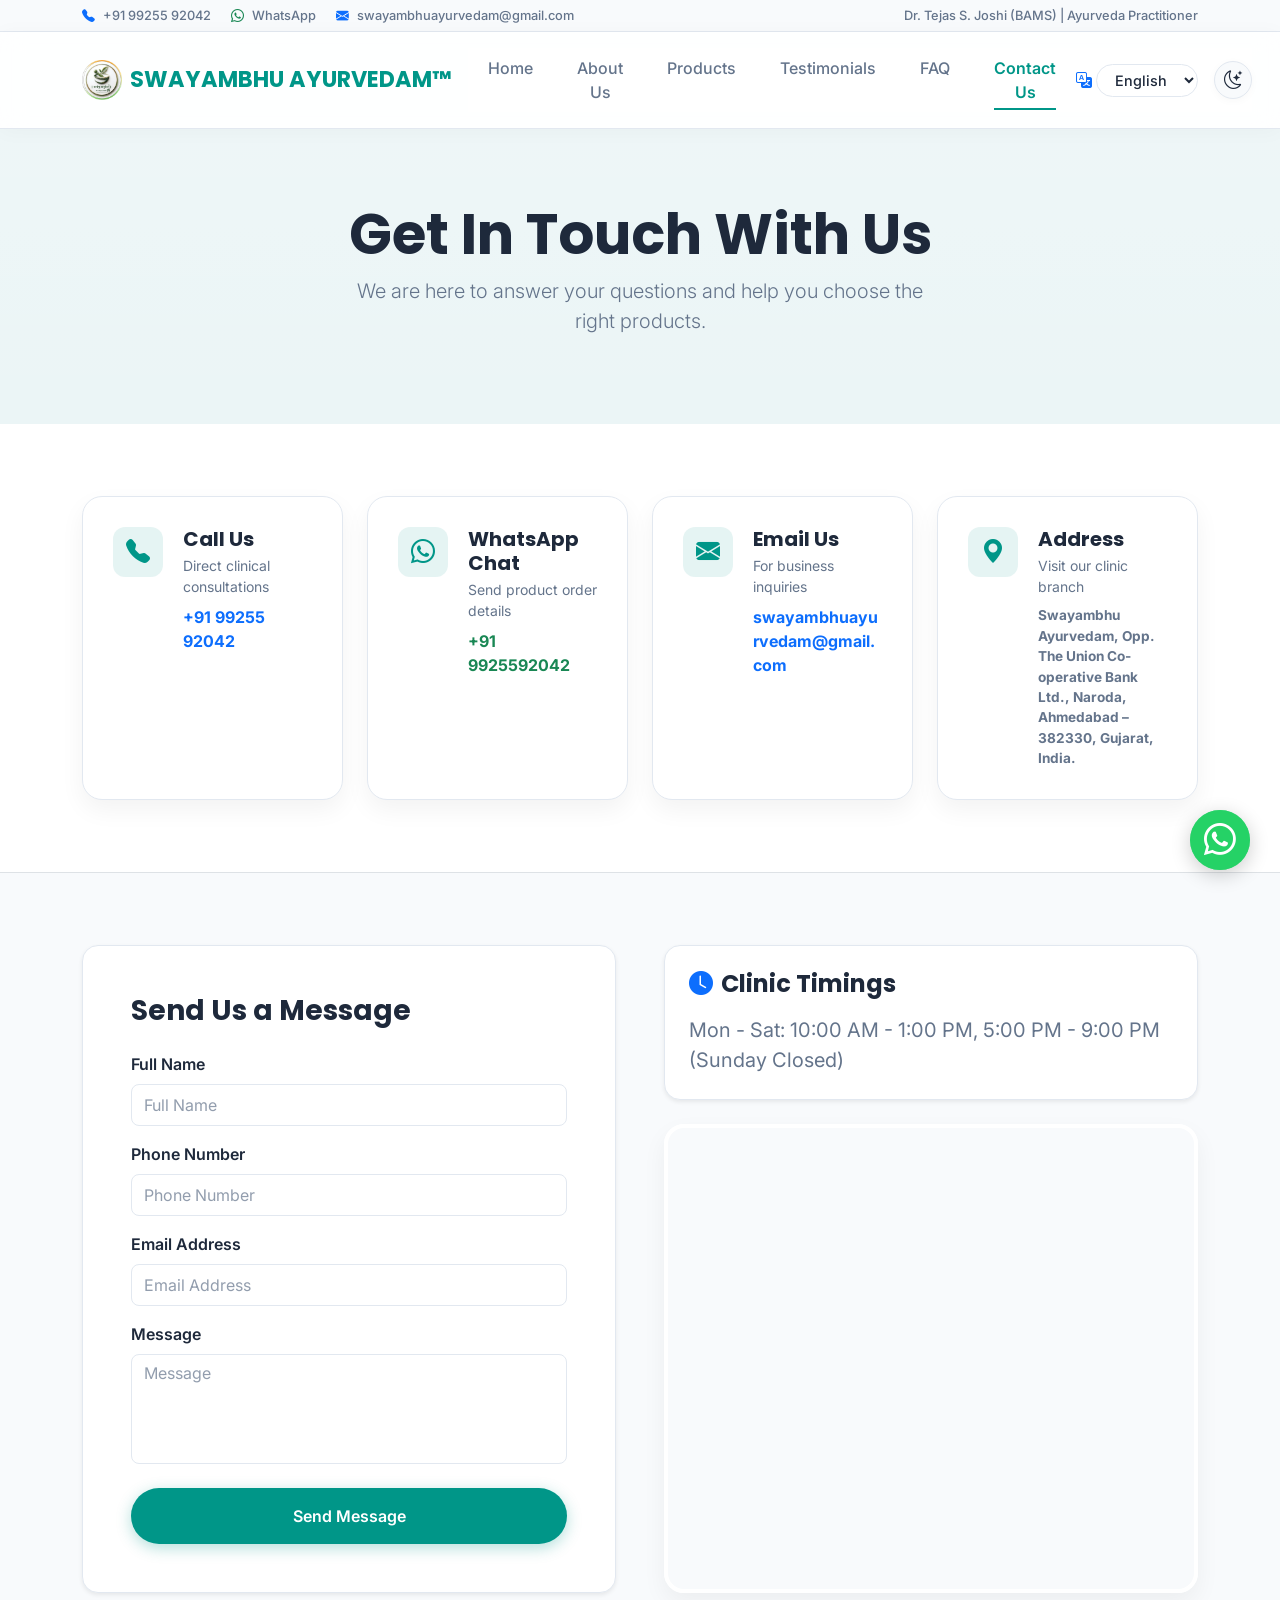
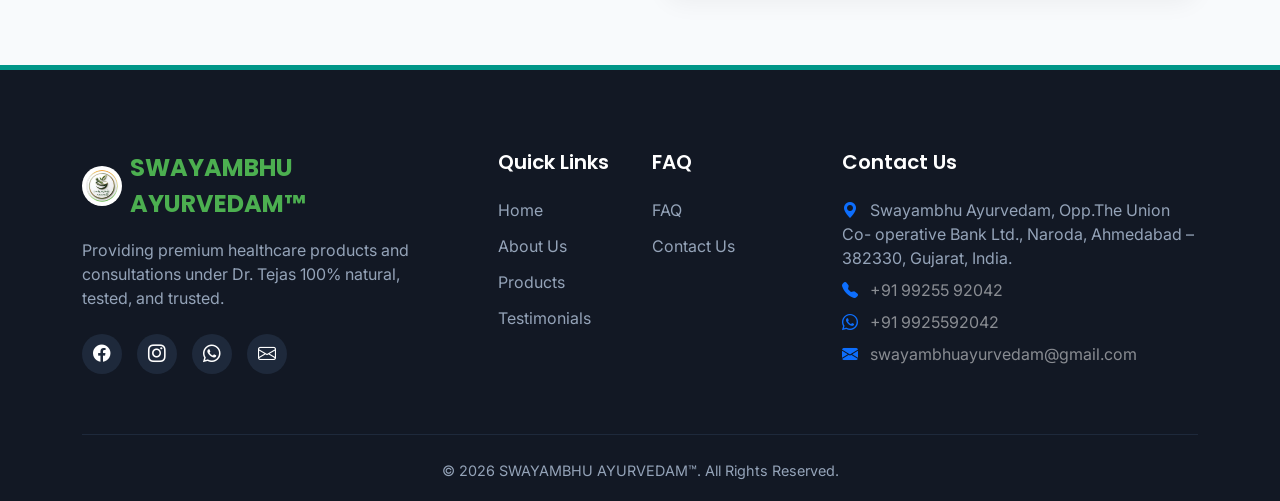
<file: contact.html>
<!DOCTYPE html>
<html lang="en">

<head>
  <meta charset="UTF-8">
  <meta name="viewport" content="width=device-width, initial-scale=1.0">

  <!-- SEO Meta Tags -->
  <title>Contact Us - Swayambhu Ayurvedam</title>
  <meta name="description"
    content="Reach out to Dr. Tejas Joshi at Swayambhu Ayurvedam for clinic consultations or product orders. Map location, phone numbers, and WhatsApp form.">

  <!-- Bootstrap 5 CSS -->
  <link href="https://cdn.jsdelivr.net/npm/bootstrap@5.3.2/dist/css/bootstrap.min.css" rel="stylesheet">
  <!-- Bootstrap Icons -->
  <link href="https://cdn.jsdelivr.net/npm/bootstrap-icons@1.11.2/font/bootstrap-icons.min.css" rel="stylesheet">
  <!-- AOS Animation CSS -->
  <link href="https://cdn.jsdelivr.net/npm/aos@2.3.4/dist/aos.css" rel="stylesheet">

  <!-- Custom CSS -->
  <link href="assets/css/style.css" rel="stylesheet">
</head>

<body data-page="contact">

  <!-- Layout placeholders -->
  <div id="loader-placeholder"></div>
  <div id="top-header-placeholder"></div>
  <div id="navbar-placeholder"></div>

  <!-- CONTACT HERO SECTION -->
  <section class="py-5 bg-gradient text-center" style="background-color: rgba(0, 150, 136, 0.05);">
    <div class="container py-4">
      <h1 class="display-4 fw-bold" data-i18n="contact_hero_title">Get In Touch With Us</h1>
      <p class="lead text-light max-w-600 mx-auto" data-i18n="contact_hero_subtitle">We are here to answer your
        questions and help you choose the right products.</p>
    </div>
  </section>

  <!-- CONTACT DETAILS CARDS -->
  <section class="py-5 bg-white">
    <div class="container py-4">
      <div class="row g-4">
        <!-- Phone Card -->
        <div class="col-lg-3 col-sm-6" data-aos="fade-up" data-aos-delay="100">
          <div class="contact-info-card">
            <div class="contact-info-icon"><i class="bi bi-telephone-fill"></i></div>
            <div>
              <h5 class="fw-bold mb-1" data-i18n="call_us">Call Us</h5>
              <p class="text-light mb-0 small">Direct clinical consultations</p>
              <a href="tel:+919925592042" class="fw-bold text-primary text-break mt-2 d-inline-block">+91 99255 92042</a>
            </div>
          </div>
        </div>

        <!-- WhatsApp Card -->
        <div class="col-lg-3 col-sm-6" data-aos="fade-up" data-aos-delay="200">
          <div class="contact-info-card">
            <div class="contact-info-icon"><i class="bi bi-whatsapp"></i></div>
            <div>
              <h5 class="fw-bold mb-1" data-i18n="whatsapp_chat">WhatsApp Chat</h5>
              <p class="text-light mb-0 small">Send product order details</p>
              <a href="https://api.whatsapp.com/send/?phone=919925592042&type=phone_number&app_absent=0" target="_blank"
                class="fw-bold text-success text-break mt-2 d-inline-block">+91 9925592042</a>
            </div>
          </div>
        </div>

        <!-- Email Card -->
        <div class="col-lg-3 col-sm-6" data-aos="fade-up" data-aos-delay="300">
          <div class="contact-info-card">
            <div class="contact-info-icon"><i class="bi bi-envelope-fill"></i></div>
            <div>
              <h5 class="fw-bold mb-1" data-i18n="email_us">Email Us</h5>
              <p class="text-light mb-0 small">For business inquiries</p>
              <a href="https://mail.google.com/mail/?view=cm&fs=1&to=swayambhuayurvedam@gmail.com" target="_blank" rel="noopener noreferrer"
                class="fw-bold text-primary text-break mt-2 d-inline-block">swayambhuayurvedam@gmail.com</a>
            </div>
          </div>
        </div>

        <!-- Address Card -->
        <div class="col-lg-3 col-sm-6" data-aos="fade-up" data-aos-delay="400">
          <div class="contact-info-card">
            <div class="contact-info-icon"><i class="bi bi-geo-alt-fill"></i></div>
            <div>
              <h5 class="fw-bold mb-1" data-i18n="address_label">Address</h5>
              <p class="text-light mb-0 small">Visit our clinic branch</p>
              <span class="fw-bold text-dark mt-2 d-inline-block" style="font-size: 0.85rem;">Swayambhu Ayurvedam,
                Opp. The Union Co-operative Bank Ltd.,
                Naroda, Ahmedabad – 382330,
                Gujarat, India.</span>
            </div>
          </div>
        </div>
      </div>
    </div>
  </section>

  <!-- FORM AND MAP SECTION -->
  <section class="py-5 bg-light border-top">
    <div class="container py-4">
      <div class="row g-5">
        <!-- Left: Form -->
        <div class="col-lg-6" data-aos="fade-right">
          <div class="bg-white p-5 rounded-4 shadow-sm border border-light">
            <h3 class="fw-bold mb-4" data-i18n="form_title">Send Us a Message</h3>

            <div class="alert alert-success d-none" id="contactFormAlert" role="alert" data-i18n="form_success">
              Thank you! Your message has been sent successfully. We will get back to you soon.
            </div>

            <form id="contactForm">
              <!-- Name -->
              <div class="mb-3">
                <label for="formName" class="form-label fw-semibold" data-i18n="form_name">Full Name</label>
                <input type="text" class="form-control py-2" id="formName" placeholder="Full Name" data-i18n="form_name"
                  style="border-radius: 8px;">
              </div>

              <!-- Phone -->
              <div class="mb-3">
                <label for="formPhone" class="form-label fw-semibold" data-i18n="form_phone">Phone Number</label>
                <input type="tel" class="form-control py-2" id="formPhone" placeholder="Phone Number"
                  data-i18n="form_phone" style="border-radius: 8px;">
              </div>

              <!-- Email -->
              <div class="mb-3">
                <label for="formEmail" class="form-label fw-semibold" data-i18n="form_email">Email Address</label>
                <input type="email" class="form-control py-2" id="formEmail" placeholder="Email Address"
                  data-i18n="form_email" style="border-radius: 8px;">
              </div>

              <!-- Message -->
              <div class="mb-4">
                <label for="formMessage" class="form-label fw-semibold" data-i18n="form_msg">Message</label>
                <textarea class="form-control" id="formMessage" rows="4" placeholder="Message" data-i18n="form_msg"
                  style="border-radius: 8px; resize: none;"></textarea>
              </div>

              <button type="submit" class="btn btn-primary-custom w-100 py-3" data-i18n="btn_submit">Send
                Message</button>
            </form>
          </div>
        </div>

        <!-- Right: Map and timings -->
        <div class="col-lg-6 d-flex flex-column gap-4" data-aos="fade-left">
          <!-- Timings Card -->
          <div class="bg-white p-4 rounded-4 shadow-sm border border-light">
            <h4 class="fw-bold mb-3 d-flex align-items-center gap-2">
              <i class="bi bi-clock-fill text-primary"></i> <span data-i18n="working_hours_title">Clinic Timings</span>
            </h4>
            <p class="text-light mb-0 fs-5" data-i18n="working_hours_val">Mon - Sat: 10:00 AM - 1:00 PM, 5:00 PM - 9:00 PM (Sunday Closed)</p>
          </div>

          <!-- Map container -->
          <div class="map-container flex-grow-1" id="mapEmbedContainer">
            <!-- Google Maps iframe injected by main.js -->
          </div>
        </div>
      </div>
    </div>
  </section>

  <!-- Layout placeholders -->
  <div id="footer-placeholder"></div>
  <div id="floats-placeholder"></div>

  <!-- Bootstrap 5 Bundle JS -->
  <script src="https://cdn.jsdelivr.net/npm/bootstrap@5.3.2/dist/js/bootstrap.bundle.min.js"></script>
  <!-- AOS Scroll Animation JS -->
  <script src="https://cdn.jsdelivr.net/npm/aos@2.3.4/dist/aos.js"></script>

  <!-- Custom scripts -->
  <script src="assets/js/config.js"></script>
  <script src="assets/js/translations.js"></script>
  <script src="assets/js/products.js"></script>
  <script src="assets/js/main.js"></script>
</body>

</html>
</file>
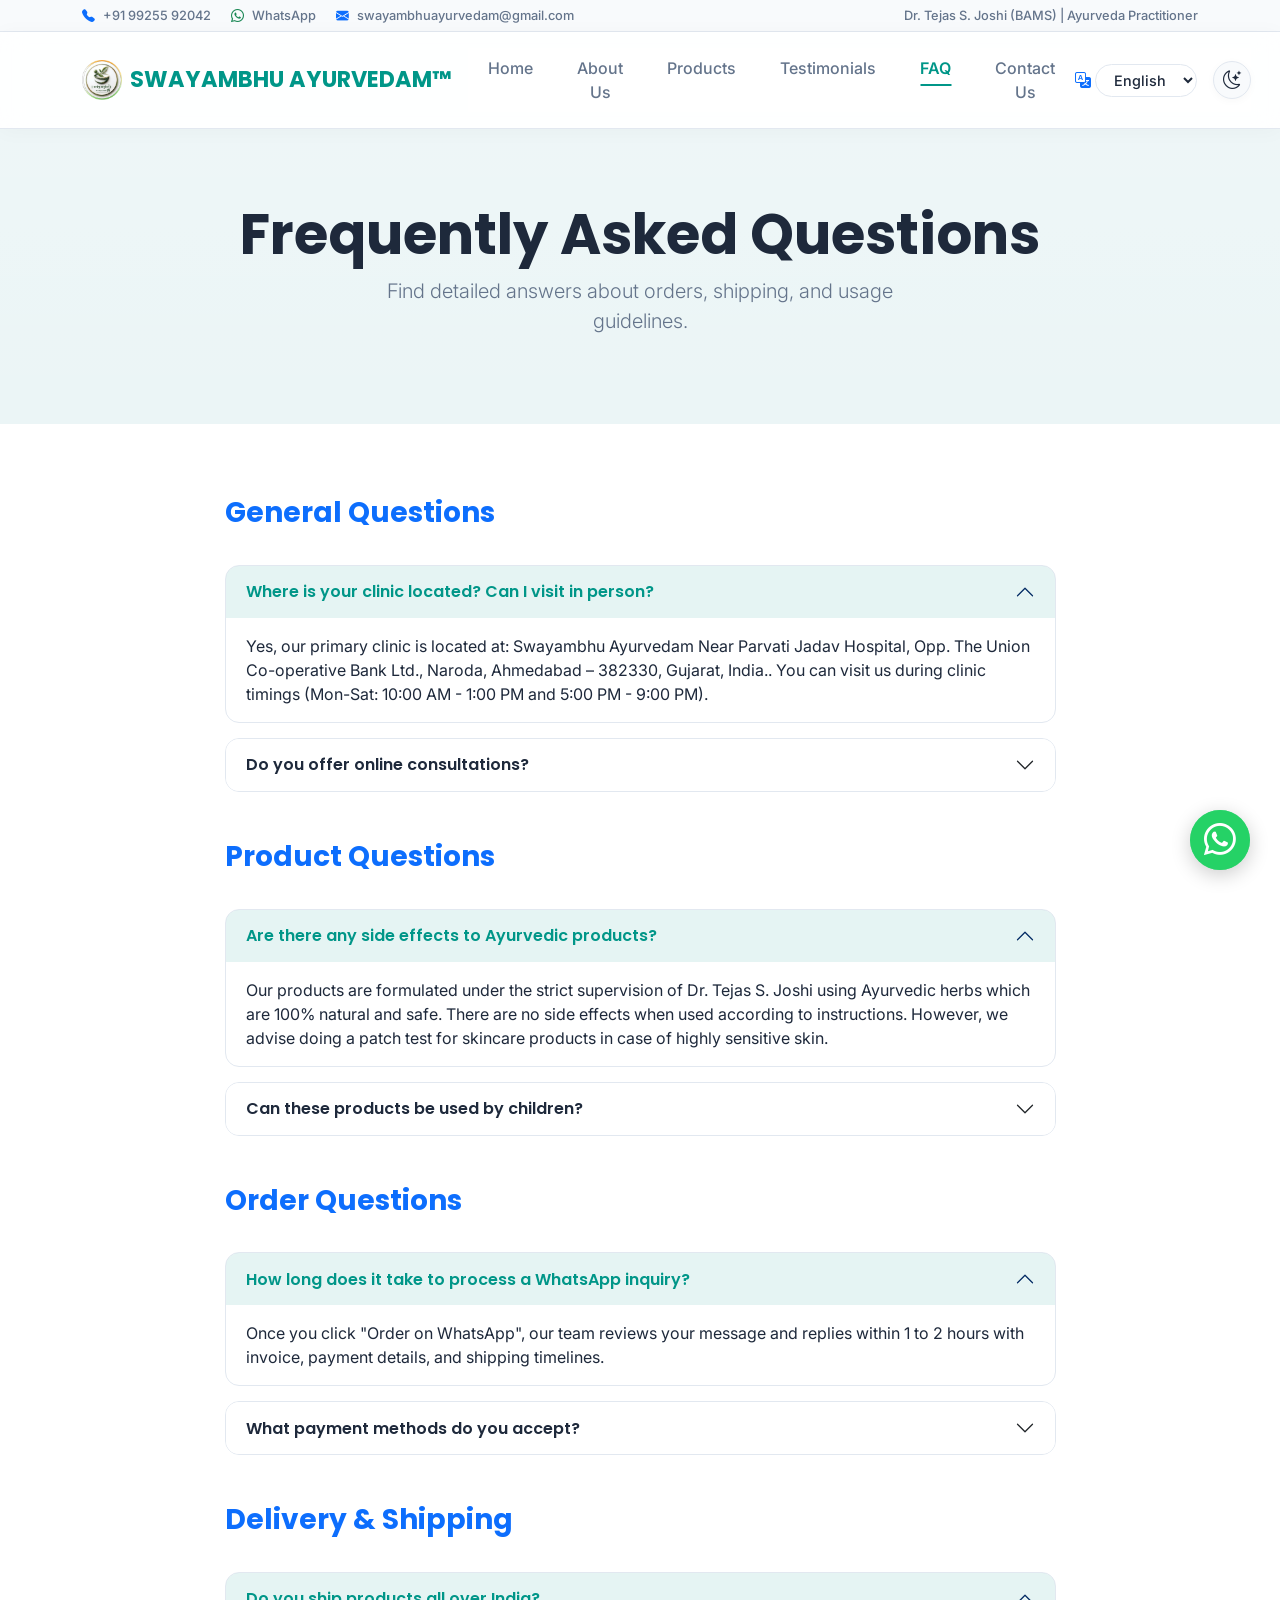
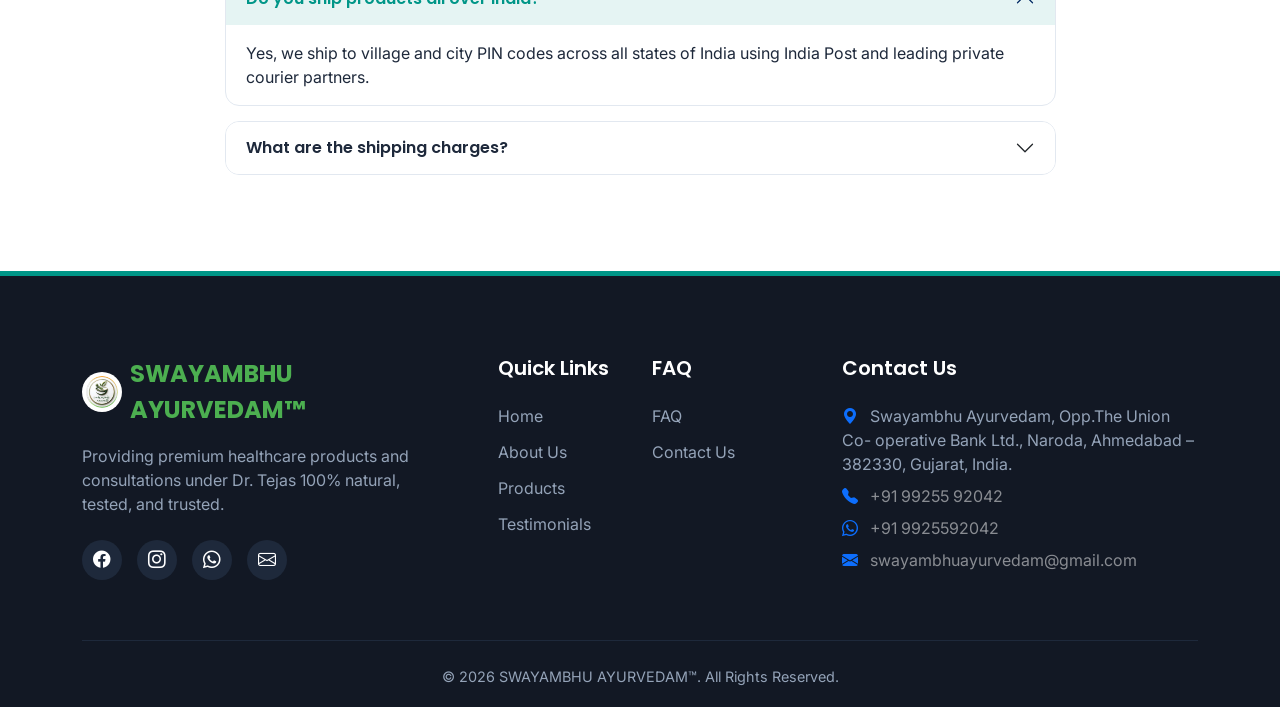
<file: faq.html>
<!DOCTYPE html>
<html lang="en">

<head>
  <meta charset="UTF-8">
  <meta name="viewport" content="width=device-width, initial-scale=1.0">

  <!-- SEO Meta Tags -->
  <title>FAQ - Swayambhu Ayurvedam</title>
  <meta name="description"
    content="Find answers to common questions about Ayurvedic treatments, orders, shipping rates, and product usage guidelines.">

  <!-- Bootstrap 5 CSS -->
  <link href="https://cdn.jsdelivr.net/npm/bootstrap@5.3.2/dist/css/bootstrap.min.css" rel="stylesheet">
  <!-- Bootstrap Icons -->
  <link href="https://cdn.jsdelivr.net/npm/bootstrap-icons@1.11.2/font/bootstrap-icons.min.css" rel="stylesheet">
  <!-- AOS Animation CSS -->
  <link href="https://cdn.jsdelivr.net/npm/aos@2.3.4/dist/aos.css" rel="stylesheet">

  <!-- Custom CSS -->
  <link href="assets/css/style.css" rel="stylesheet">
</head>

<body data-page="faq">

  <!-- Layout placeholders -->
  <div id="loader-placeholder"></div>
  <div id="top-header-placeholder"></div>
  <div id="navbar-placeholder"></div>

  <!-- FAQ HERO SECTION -->
  <section class="py-5 bg-gradient text-center" style="background-color: rgba(0, 150, 136, 0.05);">
    <div class="container py-4">
      <h1 class="display-4 fw-bold" data-i18n="faq_hero_title">Frequently Asked Questions</h1>
      <p class="lead text-light max-w-600 mx-auto" data-i18n="faq_hero_subtitle">Find detailed answers about orders,
        shipping, and usage guidelines.</p>
    </div>
  </section>

  <!-- FAQ ACCORDION -->
  <section class="py-5 bg-white">
    <div class="container py-4">
      <div class="row justify-content-center">
        <div class="col-lg-9">

          <!-- Category: General Questions -->
          <div class="mb-5" data-aos="fade-up">
            <h3 class="fw-bold mb-4 text-primary" data-i18n="cat_general">General Questions</h3>
            <div class="accordion detail-accordion" id="generalFaq">
              <div class="accordion-item">
                <h2 class="accordion-header">
                  <button class="accordion-button" type="button" data-bs-toggle="collapse" data-bs-target="#genFaq1"
                    aria-expanded="true">
                    Where is your clinic located? Can I visit in person?
                  </button>
                </h2>
                <div id="genFaq1" class="accordion-collapse collapse show" data-bs-parent="#generalFaq">
                  <div class="accordion-body">
                    Yes, our primary clinic is located at: Swayambhu Ayurvedam
                    Near Parvati Jadav Hospital,
                    Opp. The Union Co-operative Bank Ltd.,
                    Naroda, Ahmedabad – 382330,
                    Gujarat, India.. You can visit us during clinic timings (Mon-Sat: 10:00 AM - 1:00 PM and 5:00 PM -
                    9:00 PM).
                  </div>
                </div>
              </div>
              <div class="accordion-item">
                <h2 class="accordion-header">
                  <button class="accordion-button collapsed" type="button" data-bs-toggle="collapse"
                    data-bs-target="#genFaq2" aria-expanded="false">
                    Do you offer online consultations?
                  </button>
                </h2>
                <div id="genFaq2" class="accordion-collapse collapse" data-bs-parent="#generalFaq">
                  <div class="accordion-body">
                    Yes, we offer telephone and WhatsApp consultations for patients residing outside Gujarat. You can
                    reach us at the WhatsApp number specified in our Contact page to book a slot.
                  </div>
                </div>
              </div>
            </div>
          </div>

          <!-- Category: Product Questions -->
          <div class="mb-5" data-aos="fade-up">
            <h3 class="fw-bold mb-4 text-primary" data-i18n="cat_products">Product Questions</h3>
            <div class="accordion detail-accordion" id="productFaq">
              <div class="accordion-item">
                <h2 class="accordion-header">
                  <button class="accordion-button" type="button" data-bs-toggle="collapse" data-bs-target="#prodFaq1"
                    aria-expanded="true">
                    Are there any side effects to Ayurvedic products?
                  </button>
                </h2>
                <div id="prodFaq1" class="accordion-collapse collapse show" data-bs-parent="#productFaq">
                  <div class="accordion-body">
                    Our products are formulated under the strict supervision of Dr. Tejas S. Joshi using Ayurvedic herbs
                    which are 100% natural and safe. There are no side effects when used according to instructions.
                    However, we advise doing a patch test for skincare products in case of highly sensitive skin.
                  </div>
                </div>
              </div>
              <div class="accordion-item">
                <h2 class="accordion-header">
                  <button class="accordion-button collapsed" type="button" data-bs-toggle="collapse"
                    data-bs-target="#prodFaq2" aria-expanded="false">
                    Can these products be used by children?
                  </button>
                </h2>
                <div id="prodFaq2" class="accordion-collapse collapse" data-bs-parent="#productFaq">
                  <div class="accordion-body">
                    Our bathing soaps and shampoos are mild and can be used by children above 5 years. For food
                    supplements like Ashwagandha capsules, they are formulated specifically for adults.
                  </div>
                </div>
              </div>
            </div>
          </div>

          <!-- Category: Order Questions -->
          <div class="mb-5" data-aos="fade-up">
            <h3 class="fw-bold mb-4 text-primary" data-i18n="cat_order">Order Questions</h3>
            <div class="accordion detail-accordion" id="orderFaq">
              <div class="accordion-item">
                <h2 class="accordion-header">
                  <button class="accordion-button" type="button" data-bs-toggle="collapse" data-bs-target="#ordFaq1"
                    aria-expanded="true">
                    How long does it take to process a WhatsApp inquiry?
                  </button>
                </h2>
                <div id="ordFaq1" class="accordion-collapse collapse show" data-bs-parent="#orderFaq">
                  <div class="accordion-body">
                    Once you click "Order on WhatsApp", our team reviews your message and replies within 1 to 2 hours
                    with invoice, payment details, and shipping timelines.
                  </div>
                </div>
              </div>
              <div class="accordion-item">
                <h2 class="accordion-header">
                  <button class="accordion-button collapsed" type="button" data-bs-toggle="collapse"
                    data-bs-target="#ordFaq2" aria-expanded="false">
                    What payment methods do you accept?
                  </button>
                </h2>
                <div id="ordFaq2" class="accordion-collapse collapse" data-bs-parent="#orderFaq">
                  <div class="accordion-body">
                    We accept UPI payments (Google Pay, PhonePe, Paytm), Direct Bank Transfers, and Cash on Delivery
                    (COD) for orders within Gujarat.
                  </div>
                </div>
              </div>
            </div>
          </div>

          <!-- Category: Delivery Questions -->
          <div class="mb-4" data-aos="fade-up">
            <h3 class="fw-bold mb-4 text-primary" data-i18n="cat_delivery">Delivery & Shipping</h3>
            <div class="accordion detail-accordion" id="deliveryFaq">
              <div class="accordion-item">
                <h2 class="accordion-header">
                  <button class="accordion-button" type="button" data-bs-toggle="collapse" data-bs-target="#delFaq1"
                    aria-expanded="true">
                    Do you ship products all over India?
                  </button>
                </h2>
                <div id="delFaq1" class="accordion-collapse collapse show" data-bs-parent="#deliveryFaq">
                  <div class="accordion-body">
                    Yes, we ship to village and city PIN codes across all states of India using India Post and leading
                    private courier partners.
                  </div>
                </div>
              </div>
              <div class="accordion-item">
                <h2 class="accordion-header">
                  <button class="accordion-button collapsed" type="button" data-bs-toggle="collapse"
                    data-bs-target="#delFaq2" aria-expanded="false">
                    What are the shipping charges?
                  </button>
                </h2>
                <div id="delFaq2" class="accordion-collapse collapse" data-bs-parent="#deliveryFaq">
                  <div class="accordion-body">
                    We charge a flat ₹50 shipping fee across India. For orders above ₹1,000, shipping is absolutely
                    free.
                  </div>
                </div>
              </div>
            </div>
          </div>

        </div>
      </div>
    </div>
  </section>

  <!-- Layout placeholders -->
  <div id="footer-placeholder"></div>
  <div id="floats-placeholder"></div>

  <!-- Bootstrap 5 Bundle JS -->
  <script src="https://cdn.jsdelivr.net/npm/bootstrap@5.3.2/dist/js/bootstrap.bundle.min.js"></script>
  <!-- AOS Scroll Animation JS -->
  <script src="https://cdn.jsdelivr.net/npm/aos@2.3.4/dist/aos.js"></script>

  <!-- Custom scripts -->
  <script src="assets/js/config.js"></script>
  <script src="assets/js/translations.js"></script>
  <script src="assets/js/products.js"></script>
  <script src="assets/js/main.js"></script>
</body>

</html>
</file>
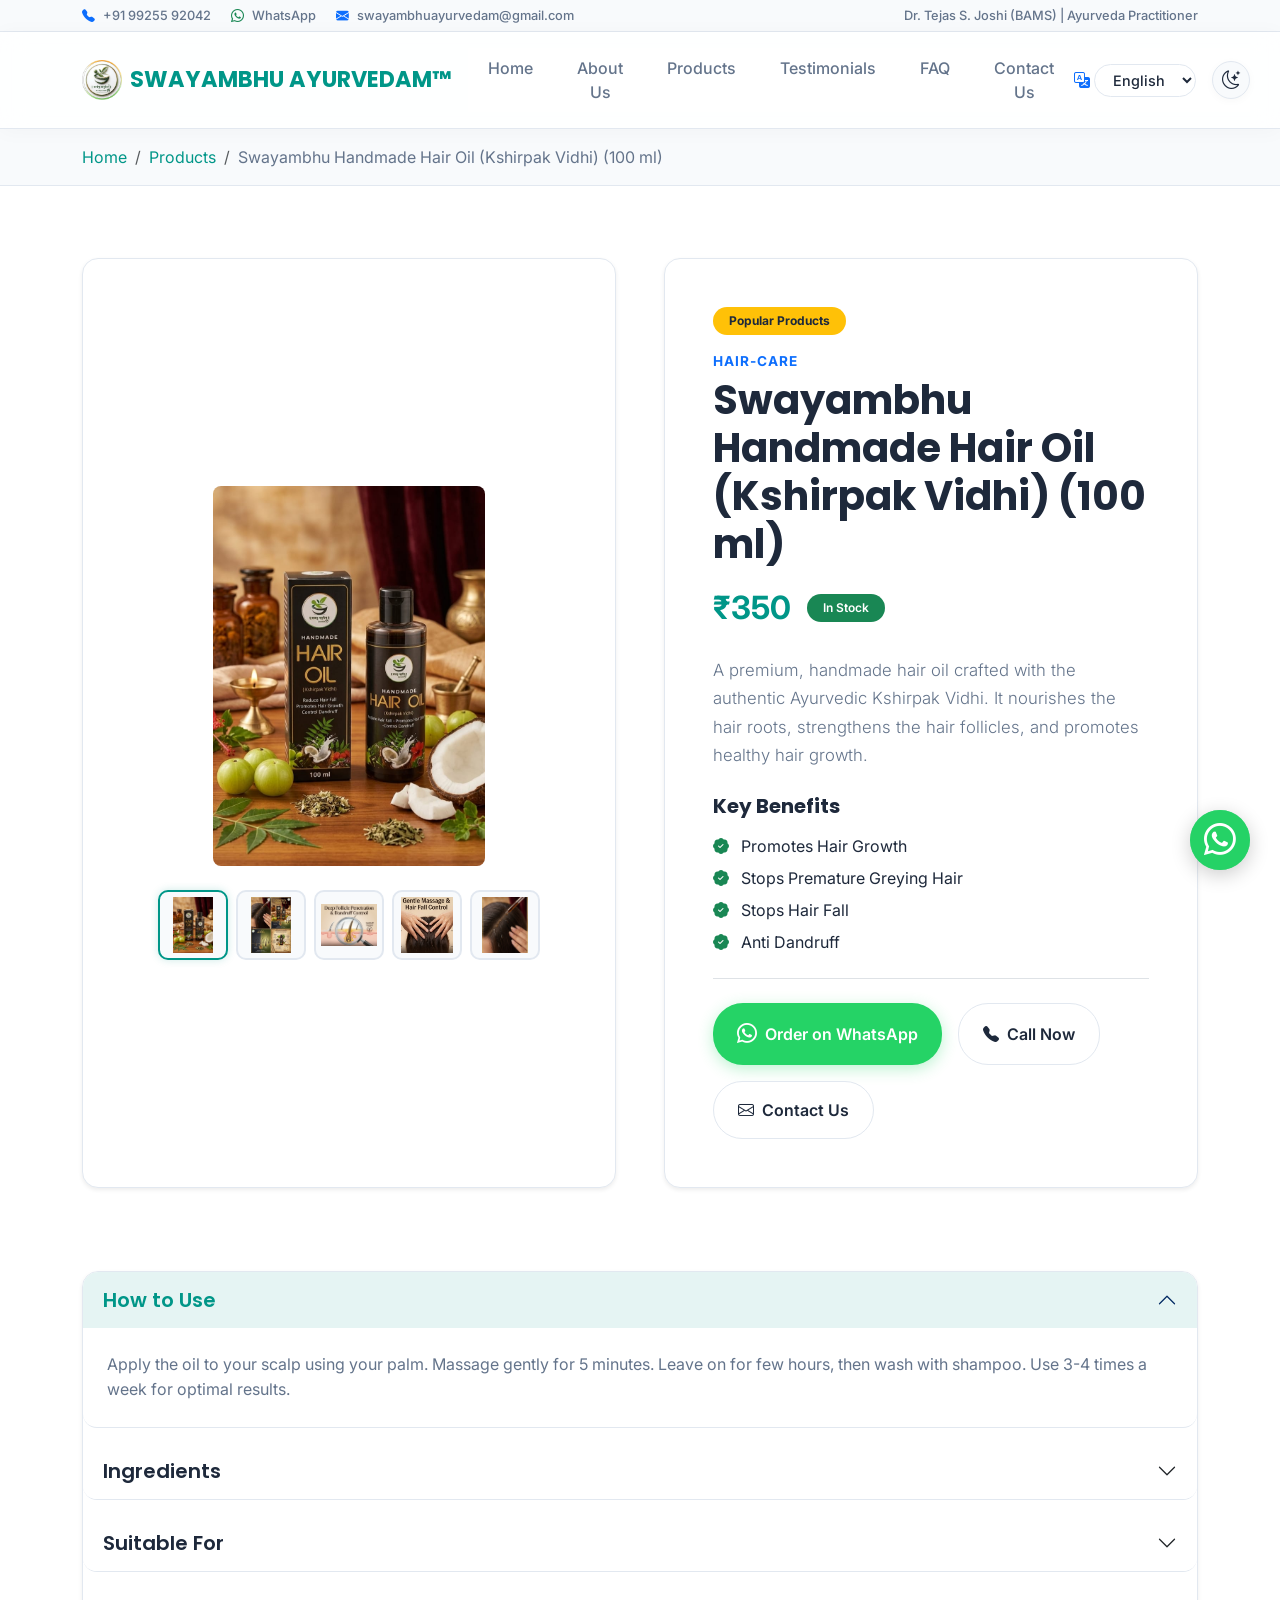
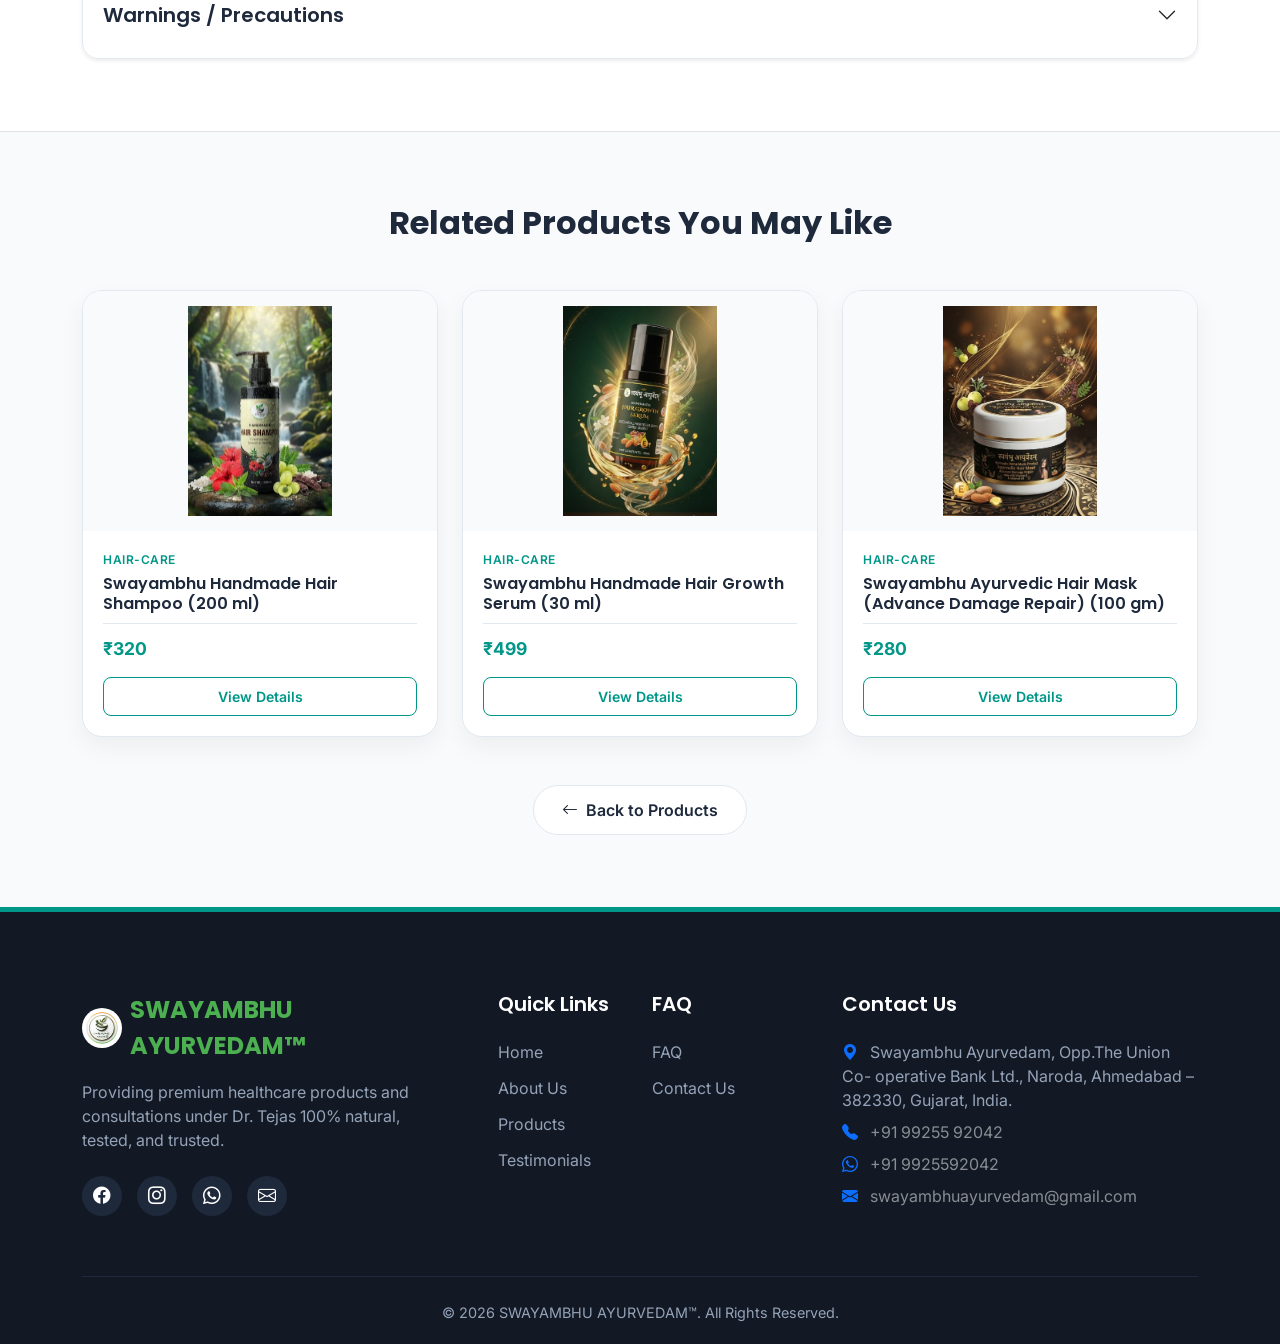
<file: product-detail.html>
<!DOCTYPE html>
<html lang="en">
<head>
  <meta charset="UTF-8">
  <meta name="viewport" content="width=device-width, initial-scale=1.0">
  
  <!-- SEO Meta Tags -->
  <title>Product Details - Swayambhu Ayurvedam</title>
  <meta name="description" content="View Ayurvedic benefits, usage guides, ingredients, and warnings. Consult the doctor or order on WhatsApp.">
  
  <!-- Bootstrap 5 CSS -->
  <link href="https://cdn.jsdelivr.net/npm/bootstrap@5.3.2/dist/css/bootstrap.min.css" rel="stylesheet">
  <!-- Bootstrap Icons -->
  <link href="https://cdn.jsdelivr.net/npm/bootstrap-icons@1.11.2/font/bootstrap-icons.min.css" rel="stylesheet">
  <!-- AOS Animation CSS -->
  <link href="https://cdn.jsdelivr.net/npm/aos@2.3.4/dist/aos.css" rel="stylesheet">
  
  <!-- Custom CSS -->
  <link href="assets/css/style.css" rel="stylesheet">
</head>
<body data-page="product-detail">

  <!-- Layout placeholders -->
  <div id="loader-placeholder"></div>
  <div id="top-header-placeholder"></div>
  <div id="navbar-placeholder"></div>

  <!-- BREADCRUMB NAVIGATION -->
  <section class="bg-light py-3 border-bottom border-light">
    <div class="container">
      <nav aria-label="breadcrumb">
        <ol class="breadcrumb mb-0">
          <li class="breadcrumb-item"><a href="index.html" data-i18n="nav_home">Home</a></li>
          <li class="breadcrumb-item"><a href="products.html" data-i18n="nav_products">Products</a></li>
          <li class="breadcrumb-item active" id="breadcrumb-product-name" aria-current="page">Product Name</li>
        </ol>
      </nav>
    </div>
  </section>

  <!-- PRODUCT DETAIL MAIN CONTAINER -->
  <section class="py-5 bg-white">
    <div class="container py-4" id="product-detail-container">
      <!-- Content injected by main.js -->
    </div>
  </section>

  <!-- RELATED PRODUCTS -->
  <section class="py-5 bg-light border-top">
    <div class="container py-4">
      <div class="text-center mb-5" data-aos="fade-up">
        <h2 class="fw-bold" data-i18n="related_products_title">Related Products You May Like</h2>
      </div>
      
      <div class="row g-4 justify-content-center" id="related-products-row" data-aos="fade-up">
        <!-- Related cards injected by main.js -->
      </div>
      
      <div class="text-center mt-5">
        <a href="products.html" class="btn btn-secondary-custom d-inline-flex align-items-center gap-2">
          <i class="bi bi-arrow-left"></i> <span data-i18n="back_to_products">Back to Products</span>
        </a>
      </div>
    </div>
  </section>

  <!-- Layout placeholders -->
  <div id="footer-placeholder"></div>
  <div id="floats-placeholder"></div>

  <!-- Bootstrap 5 Bundle JS -->
  <script src="https://cdn.jsdelivr.net/npm/bootstrap@5.3.2/dist/js/bootstrap.bundle.min.js"></script>
  <!-- AOS Scroll Animation JS -->
  <script src="https://cdn.jsdelivr.net/npm/aos@2.3.4/dist/aos.js"></script>
  
  <!-- Custom scripts -->
  <script src="assets/js/config.js"></script>
  <script src="assets/js/translations.js"></script>
  <script src="assets/js/products.js"></script>
  <script src="assets/js/main.js"></script>
</body>
</html>
</file>
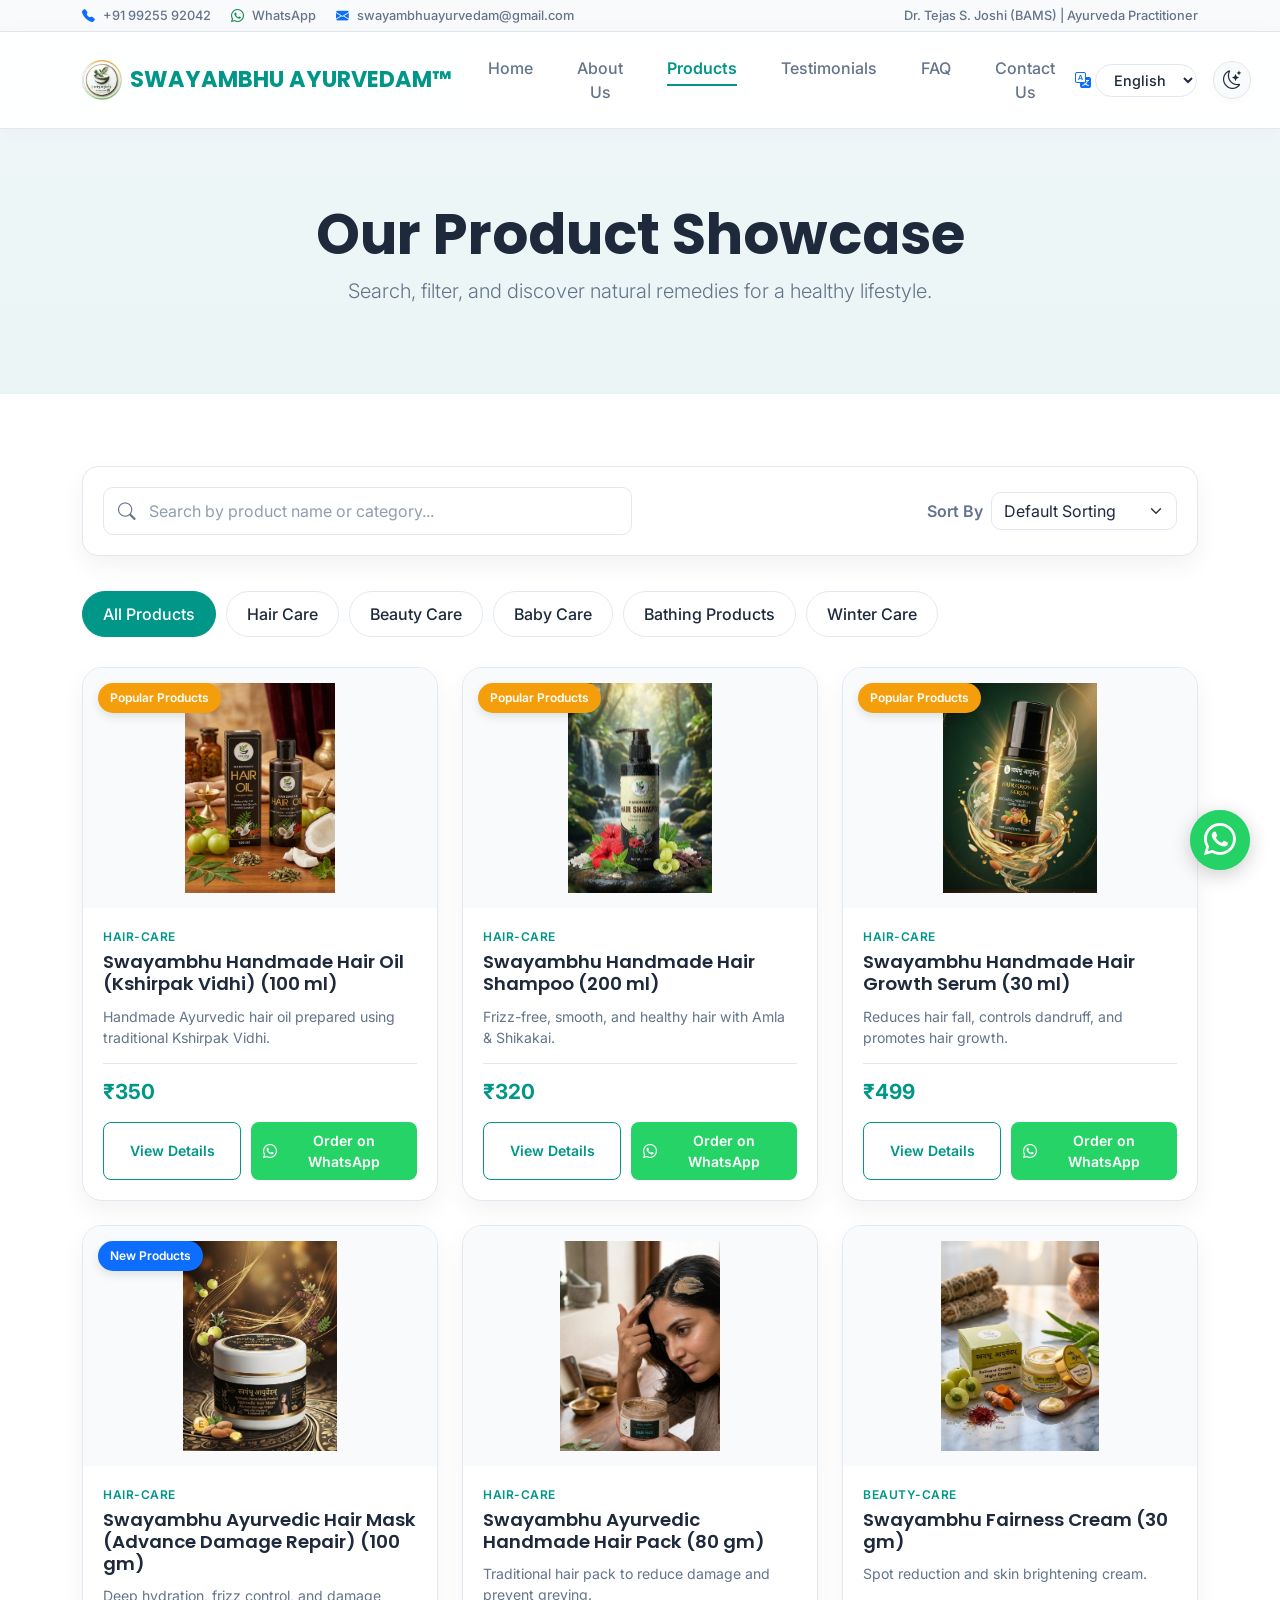
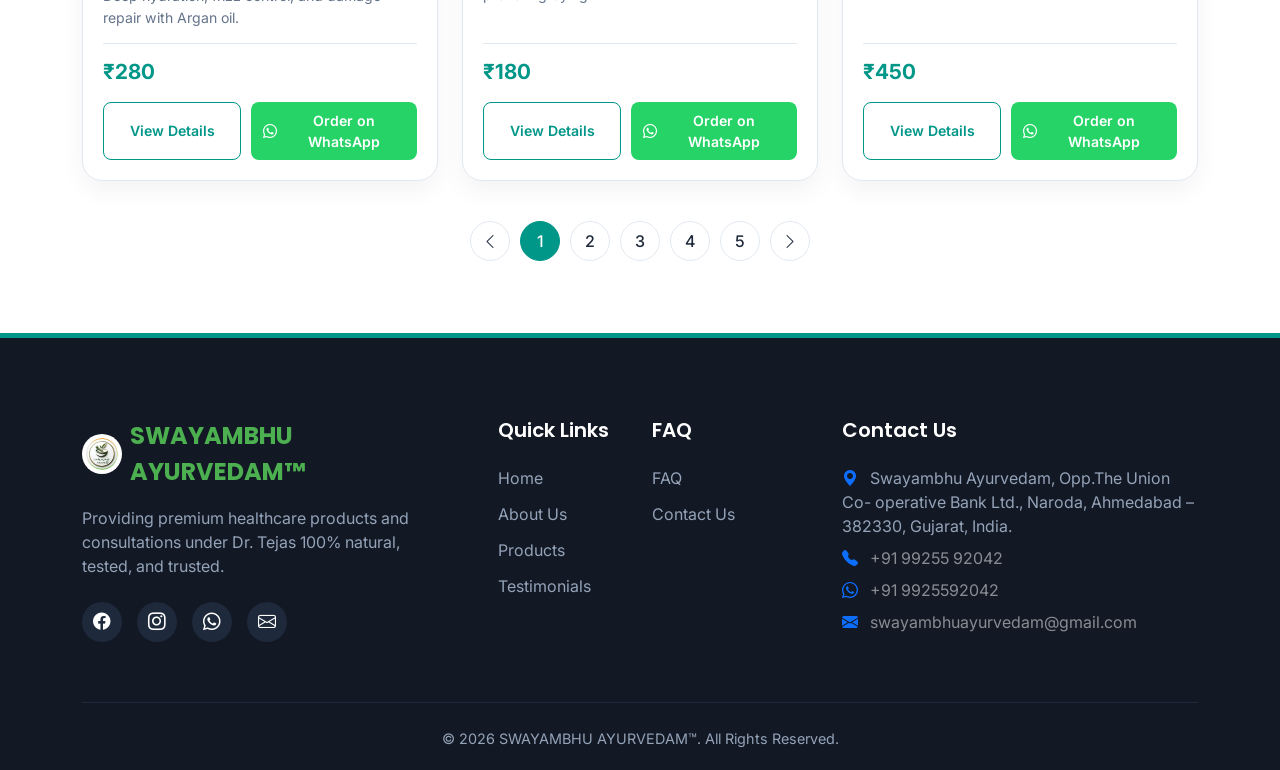
<file: products.html>
<!DOCTYPE html>
<html lang="en">
<head>
  <meta charset="UTF-8">
  <meta name="viewport" content="width=device-width, initial-scale=1.0">
  
  <!-- SEO Meta Tags -->
  <title>Our Products - Swayambhu Ayurvedam</title>
  <meta name="description" content="Explore our full catalog of Ayurvedic & herbal products. Pure Shampoos, Soaps, Face Washes, Hair Oils, and herbal remedies.">
  
  <!-- Bootstrap 5 CSS -->
  <link href="https://cdn.jsdelivr.net/npm/bootstrap@5.3.2/dist/css/bootstrap.min.css" rel="stylesheet">
  <!-- Bootstrap Icons -->
  <link href="https://cdn.jsdelivr.net/npm/bootstrap-icons@1.11.2/font/bootstrap-icons.min.css" rel="stylesheet">
  <!-- AOS Animation CSS -->
  <link href="https://cdn.jsdelivr.net/npm/aos@2.3.4/dist/aos.css" rel="stylesheet">
  
  <!-- Custom CSS -->
  <link href="assets/css/style.css" rel="stylesheet">
</head>
<body data-page="products">

  <!-- Layout placeholders -->
  <div id="loader-placeholder"></div>
  <div id="top-header-placeholder"></div>
  <div id="navbar-placeholder"></div>

  <!-- PRODUCTS HERO SECTION -->
  <section class="py-5 bg-gradient text-center" style="background-color: rgba(0, 150, 136, 0.05);">
    <div class="container py-4">
      <h1 class="display-4 fw-bold" data-i18n="prod_hero_title">Our Product Showcase</h1>
      <p class="lead text-light max-w-600 mx-auto" data-i18n="prod_hero_subtitle">Search, filter, and discover natural remedies for a healthy lifestyle.</p>
    </div>
  </section>

  <!-- PRODUCTS CATALOG BODY -->
  <section class="py-5 bg-white">
    <div class="container py-4">
      <!-- Filter Bar -->
      <div class="filter-bar" data-aos="fade-up">
        <div class="row g-3 align-items-center">
          <!-- Col 1: Search -->
          <div class="col-lg-6 col-md-6 col-12">
            <div class="search-box">
              <i class="bi bi-search"></i>
              <input type="text" class="form-control" id="searchInput" placeholder="Search by product name or category..." data-i18n="search_placeholder">
            </div>
          </div>
          
          <!-- Col 2: Sort dropdown -->
          <div class="col-lg-6 col-md-6 col-12 d-flex align-items-center justify-content-md-end gap-2">
            <label for="sortSelect" class="text-nowrap fw-semibold text-light mb-0" data-i18n="filter_sort">Sort By</label>
            <select class="form-select w-auto" id="sortSelect" style="border-radius: 10px;">
              <option value="default" data-i18n="sort_default">Default Sorting</option>
              <option value="price-low-high" data-i18n="sort_price_low_high">Price: Low to High</option>
              <option value="price-high-low" data-i18n="sort_price_high_low">Price: High to Low</option>
              <option value="popular" data-i18n="sort_popular">Popular Products</option>
              <option value="new" data-i18n="sort_new">New Products</option>
            </select>
          </div>
        </div>
      </div>
      
      <!-- Category Tabs Layout -->
      <div class="catalog-tabs justify-content-lg-start justify-content-center" data-aos="fade-up">
        <div class="catalog-tab active" data-category="all" data-i18n="tab_all">All Products</div>
        <div class="catalog-tab" data-category="hair-care" data-i18n="tab_haircare">Hair Care</div>
        <div class="catalog-tab" data-category="beauty-care" data-i18n="tab_beautycare">Beauty Care</div>
        <div class="catalog-tab" data-category="baby-care" data-i18n="tab_babycare">Baby Care</div>
        <div class="catalog-tab" data-category="bathing" data-i18n="tab_bathing">Bathing Products</div>
        <div class="catalog-tab" data-category="winter-care" data-i18n="tab_wintercare">Winter Care</div>
      </div>
      
      <!-- Product Grid (Dynamically rendered by main.js) -->
      <div class="row g-4" id="products-catalog-grid">
        <!-- Rendered cards -->
      </div>
      
      <!-- Pagination Controls (Dynamically rendered by main.js) -->
      <div class="pagination-container" id="pagination" data-aos="fade-up">
        <!-- Pagination Buttons -->
      </div>
    </div>
  </section>

  <!-- Layout placeholders -->
  <div id="footer-placeholder"></div>
  <div id="floats-placeholder"></div>

  <!-- Bootstrap 5 Bundle JS -->
  <script src="https://cdn.jsdelivr.net/npm/bootstrap@5.3.2/dist/js/bootstrap.bundle.min.js"></script>
  <!-- AOS Scroll Animation JS -->
  <script src="https://cdn.jsdelivr.net/npm/aos@2.3.4/dist/aos.js"></script>
  
  <!-- Custom scripts -->
  <script src="assets/js/config.js"></script>
  <script src="assets/js/translations.js"></script>
  <script src="assets/js/products.js"></script>
  <script src="assets/js/main.js"></script>
</body>
</html>
</file>
<file: assets/css/style.css>
/* ==========================================================================
   GOOGLE FONTS
   ========================================================================== */
@import url('https://fonts.googleapis.com/css2?family=Inter:wght@400;500;600&family=Poppins:wght@600;700&display=swap');

/* ==========================================================================
   CSS VARIABLE DECLARATIONS
   ========================================================================== */
:root {
  /* Color System */
  --primary: #009688;         /* Medical Teal */
  --secondary: #4CAF50;       /* Health Green */
  --accent: #0D6EFD;          /* Trust Blue */
  --success: #22C55E;
  --warning: #F59E0B;
  
  /* Light Theme Colors (Default) */
  --bg-light: #F8FAFC;
  --bg-white: #FFFFFF;
  --text-dark: #1E293B;
  --text-light: #64748B;
  --border-color: #E2E8F0;

  /* Custom Navbar / Header variables */
  --top-header-bg: #F8FAFC;
  --top-header-text: #64748B;
  --navbar-bg: rgba(255, 255, 255, 0.85);
  --navbar-scrolled-bg: rgba(255, 255, 255, 0.95);
  --navbar-shadow: 0 2px 20px rgba(0, 0, 0, 0.03);
  --navbar-scrolled-shadow: 0 10px 30px rgba(0, 0, 0, 0.05);
  
  /* Shadows and Transitions */
  --card-shadow: 0 10px 25px rgba(0, 0, 0, 0.05);
  --hover-shadow: 0 15px 35px rgba(0, 150, 136, 0.12);
  --transition-smooth: all 0.3s cubic-bezier(0.4, 0, 0.2, 1);
  
  /* Typography */
  --font-heading: 'Poppins', sans-serif;
  --font-body: 'Inter', sans-serif;
}

/* ==========================================================================
   DARK THEME OVERRIDES
   ========================================================================== */
[data-theme="dark"] {
  --bg-light: #0B0F19;
  --bg-white: #161D2F;
  --text-dark: #F1F5F9;
  --text-light: #94A3B8;
  --border-color: #2D3748;
  --card-shadow: 0 10px 25px rgba(0, 0, 0, 0.25);
  --hover-shadow: 0 15px 35px rgba(0, 150, 136, 0.25);

  /* Dark mode overrides for navbar / header */
  --top-header-bg: #0B0F19;
  --top-header-text: #94A3B8;
  --navbar-bg: rgba(22, 29, 47, 0.82);
  --navbar-scrolled-bg: rgba(22, 29, 47, 0.95);
  --navbar-shadow: 0 4px 30px rgba(0, 0, 0, 0.15);
  --navbar-scrolled-shadow: 0 10px 30px rgba(0, 0, 0, 0.25);
}

/* ==========================================================================
   GLOBAL RESET AND BASE STYLES
   ========================================================================== */
html {
  margin: 0;
  padding: 0;
}

body {
  max-width: 100%;
  overflow-x: hidden;
  margin: 0;
  padding: 0;
}

body {
  font-family: var(--font-body);
  background-color: var(--bg-light);
  color: var(--text-dark);
  transition: background-color 0.3s ease, color 0.3s ease;
}

section, footer {
  overflow-x: hidden;
}

h1, h2, h3, h4, h5, h6 {
  font-family: var(--font-heading);
  font-weight: 600;
  color: var(--text-dark);
}

a {
  text-decoration: none;
  transition: var(--transition-smooth);
}

/* ==========================================================================
   TOP HEADER & STICKY NAVBAR
   ========================================================================== */
.top-header {
  background-color: var(--top-header-bg);
  color: var(--top-header-text);
  font-size: 0.8rem;
  padding: 6px 0;
  border-bottom: 1px solid var(--border-color);
  transition: var(--transition-smooth);
}

.top-header a {
  color: var(--top-header-text);
  margin-right: 20px;
  font-weight: 500;
  transition: var(--transition-smooth);
}

.top-header a:hover {
  color: var(--primary);
  text-decoration: none;
}

.top-header-info {
  color: var(--top-header-text);
  font-size: 0.8rem;
}

#navbar-placeholder {
  position: sticky;
  top: 0;
  z-index: 1020;
}

.main-navbar {
  background-color: transparent;
  box-shadow: var(--navbar-shadow);
  transition: var(--transition-smooth);
  padding: 16px 0;
  border-bottom: 1px solid var(--border-color);
  position: relative;
}

.main-navbar.navbar-scrolled {
  padding: 10px 0;
  box-shadow: var(--navbar-scrolled-shadow);
}

.navbar-bg-blur {
  position: absolute;
  top: 0;
  left: 0;
  right: 0;
  bottom: 0;
  background-color: var(--navbar-bg);
  backdrop-filter: blur(12px);
  -webkit-backdrop-filter: blur(12px);
  z-index: -1;
  pointer-events: none;
  transition: var(--transition-smooth);
}

.main-navbar.navbar-scrolled .navbar-bg-blur {
  background-color: var(--navbar-scrolled-bg);
}

.navbar-brand {
  font-family: var(--font-heading);
  font-weight: 700;
  color: var(--primary) !important;
  font-size: 1.4rem;
  transition: var(--transition-smooth);
}

@media (max-width: 575.98px) {
  .navbar-brand {
    font-size: 1.15rem;
  }
}

/* Nav links for desktop view */
@media (min-width: 992px) {
  .nav-link {
    position: relative;
    color: var(--text-light) !important;
    font-weight: 500;
    padding: 8px 16px !important;
    margin: 0 4px;
    background-color: transparent !important;
    transition: var(--transition-smooth);
  }

  .nav-link::after {
    content: '';
    position: absolute;
    width: 0;
    height: 2px;
    bottom: 2px;
    left: 50%;
    background-color: var(--primary);
    transition: all 0.3s cubic-bezier(0.4, 0, 0.2, 1);
    transform: translateX(-50%);
  }

  .nav-link:hover {
    color: var(--primary) !important;
  }

  .nav-link:hover::after, .nav-link.active::after {
    width: calc(100% - 32px); /* matches width minus padding */
  }

  .nav-link.active {
    color: var(--primary) !important;
    font-weight: 600;
  }
}

/* Nav links for mobile view */
@media (max-width: 991.98px) {
  .nav-link {
    display: block;
    color: var(--text-dark) !important;
    font-weight: 500;
    padding: 12px 20px !important;
    border-radius: 10px;
    text-align: left;
    margin-bottom: 4px;
    border-left: 3px solid transparent;
    transition: var(--transition-smooth);
  }

  .nav-link:hover, .nav-link.active {
    color: var(--primary) !important;
    background-color: rgba(0, 150, 136, 0.05) !important;
    border-left-color: var(--primary);
  }
  
  .offcanvas.offcanvas-end {
    width: 290px !important;
    border-left: 1px solid var(--border-color) !important;
    border-radius: 20px 0 0 20px;
    box-shadow: -5px 0 25px rgba(0, 0, 0, 0.08) !important;
  }
  
  [data-theme="dark"] .offcanvas.offcanvas-end {
    box-shadow: -5px 0 25px rgba(0, 0, 0, 0.4) !important;
  }
}

/* ==========================================================================
   THEME TOGGLER & LANGUAGE SWITCHER
   ========================================================================== */
.theme-toggle-btn {
  background: var(--bg-light);
  border: 1px solid var(--border-color);
  color: var(--text-dark);
  font-size: 1.15rem;
  width: 38px;
  height: 38px;
  cursor: pointer;
  border-radius: 50%;
  display: flex;
  align-items: center;
  justify-content: center;
  transition: var(--transition-smooth);
  box-shadow: 0 2px 8px rgba(0, 0, 0, 0.03);
}

.theme-toggle-btn:hover {
  background-color: var(--primary);
  color: white;
  border-color: var(--primary);
  transform: rotate(15deg) scale(1.05);
}

.lang-select {
  border: 1px solid var(--border-color);
  background-color: var(--bg-light);
  color: var(--text-dark);
  font-weight: 500;
  font-size: 0.9rem;
  padding: 6px 14px;
  border-radius: 20px;
  cursor: pointer;
  outline: none;
  transition: var(--transition-smooth);
}

.lang-select:focus {
  border-color: var(--primary);
}

.lang-select:focus {
  border-color: var(--primary);
}

/* ==========================================================================
   HERO SECTION
   ========================================================================== */
.hero-section {
  position: relative;
  overflow: hidden;
  background: linear-gradient(135deg, rgba(0, 150, 136, 0.06) 0%, rgba(76, 175, 80, 0.06) 100%);
  padding: 100px 0 120px 0;
  transition: background 0.3s ease;
}

[data-theme="dark"] .hero-section {
  background: linear-gradient(135deg, rgba(0, 150, 136, 0.15) 0%, rgba(22, 29, 47, 0.9) 100%);
}

.medical-shapes {
  position: absolute;
  top: 0;
  left: 0;
  width: 100%;
  height: 100%;
  z-index: 1;
  pointer-events: none;
}

.shape {
  position: absolute;
  color: var(--primary);
  opacity: 0.12;
  animation: floatShape 6s infinite ease-in-out;
}

.shape-1 { top: 15%; left: 8%; font-size: 2.2rem; animation-delay: 0s; }
.shape-2 { top: 65%; left: 12%; font-size: 2.8rem; animation-delay: 1.5s; }
.shape-3 { top: 25%; right: 8%; font-size: 2.5rem; animation-delay: 3s; }
.shape-4 { top: 75%; right: 15%; font-size: 1.8rem; animation-delay: 4.5s; }

@keyframes floatShape {
  0%, 100% { transform: translateY(0) rotate(0deg) scale(1); }
  50% { transform: translateY(-20px) rotate(15deg) scale(1.1); }
}

.hero-content {
  position: relative;
  z-index: 2;
}

.hero-subtitle {
  color: var(--secondary);
  font-weight: 600;
  text-transform: uppercase;
  letter-spacing: 1px;
}

.hero-title {
  font-size: 3.2rem;
  font-weight: 700;
  margin-top: 10px;
  line-height: 1.2;
}

.hero-desc {
  font-size: 1.15rem;
  color: var(--text-light);
  margin: 20px 0 35px 0;
}

.hero-img-wrapper {
  position: relative;
  z-index: 2;
  display: flex;
  justify-content: center;
  align-items: center;
}

.hero-img-blob {
  position: absolute;
  width: 100%;
  height: 100%;
  background: radial-gradient(circle, rgba(0, 150, 136, 0.2) 0%, rgba(76, 175, 80, 0.02) 70%);
  z-index: -1;
  filter: blur(20px);
  animation: pulseBlob 8s infinite alternate ease-in-out;
}

@keyframes pulseBlob {
  0% { transform: scale(0.9) rotate(0deg); border-radius: 40% 60% 70% 30% / 40% 50% 60% 50%; }
  100% { transform: scale(1.1) rotate(180deg); border-radius: 60% 40% 30% 70% / 50% 60% 50% 60%; }
}

.hero-img {
  max-width: 85%;
  border-radius: 24px;
  box-shadow: 0 20px 40px rgba(0,0,0,0.1);
  border: 4px solid var(--bg-white);
  transition: transform 0.5s ease;
}

.hero-img:hover {
  transform: translateY(-5px);
}

/* ==========================================================================
   BUTTONS AND GRADIENTS
   ========================================================================== */
.btn-primary-custom {
  background-color: var(--primary);
  color: white;
  font-weight: 600;
  padding: 12px 28px;
  border-radius: 30px;
  border: none;
  box-shadow: 0 4px 15px rgba(0, 150, 136, 0.3);
  transition: var(--transition-smooth);
}

.btn-primary-custom:hover {
  background-color: #007a6e;
  color: white;
  transform: translateY(-2px);
  box-shadow: 0 6px 20px rgba(0, 150, 136, 0.4);
}

.btn-secondary-custom {
  background-color: var(--bg-white);
  color: var(--text-dark);
  font-weight: 600;
  padding: 12px 28px;
  border-radius: 30px;
  border: 1px solid var(--border-color);
  transition: var(--transition-smooth);
}

.btn-secondary-custom:hover {
  background-color: var(--bg-light);
  color: var(--primary);
  border-color: var(--primary);
  transform: translateY(-2px);
}

.btn-whatsapp-custom {
  background-color: #25D366;
  color: white;
  font-weight: 600;
  padding: 12px 28px;
  border-radius: 30px;
  border: none;
  box-shadow: 0 4px 15px rgba(37, 211, 102, 0.3);
  transition: var(--transition-smooth);
}

.btn-whatsapp-custom:hover {
  background-color: #20ba5a;
  color: white;
  transform: translateY(-2px);
  box-shadow: 0 6px 20px rgba(37, 211, 102, 0.4);
}

.gradient-text {
  background: linear-gradient(135deg, var(--primary) 0%, var(--secondary) 100%);
  -webkit-background-clip: text;
  -webkit-text-fill-color: transparent;
}

/* ==========================================================================
   CARDS AND ELEVATED STRUCTURES
   ========================================================================== */
.feature-card {
  background-color: var(--bg-white);
  border: 1px solid var(--border-color);
  padding: 35px 25px;
  border-radius: 20px;
  box-shadow: var(--card-shadow);
  transition: var(--transition-smooth);
  height: 100%;
}

.feature-card:hover {
  transform: translateY(-8px);
  box-shadow: var(--hover-shadow);
  border-color: rgba(0, 150, 136, 0.3);
}

.feature-icon-box {
  width: 60px;
  height: 60px;
  background-color: rgba(0, 150, 136, 0.1);
  color: var(--primary);
  border-radius: 14px;
  display: flex;
  align-items: center;
  justify-content: center;
  font-size: 1.8rem;
  margin-bottom: 20px;
}

.product-card {
  background-color: var(--bg-white);
  border: 1px solid var(--border-color);
  border-radius: 20px;
  overflow: hidden;
  box-shadow: var(--card-shadow);
  transition: var(--transition-smooth);
  display: flex;
  flex-direction: column;
  height: 100%;
  position: relative;
}

.product-card:hover {
  transform: translateY(-8px);
  box-shadow: var(--hover-shadow);
  border-color: rgba(0, 150, 136, 0.2);
}

.product-img-container {
  height: 240px;
  background-color: #F8FAFC;
  display: flex;
  align-items: center;
  justify-content: center;
  overflow: hidden;
  padding: 15px;
  position: relative;
}

[data-theme="dark"] .product-img-container {
  background-color: #1A2236;
}

.product-img-container img {
  max-height: 100%;
  max-width: 100%;
  object-fit: contain;
  transition: transform 0.5s ease;
}

.product-card:hover .product-img-container img {
  transform: scale(1.08);
}

.badge-new, .badge-popular {
  position: absolute;
  top: 15px;
  left: 15px;
  padding: 6px 12px;
  border-radius: 20px;
  font-weight: 600;
  font-size: 0.75rem;
  z-index: 5;
  box-shadow: 0 4px 10px rgba(0,0,0,0.1);
}

.badge-new { background-color: var(--accent); color: white; }
.badge-popular { background-color: var(--warning); color: white; }

.product-body {
  padding: 20px;
  display: flex;
  flex-direction: column;
  flex-grow: 1;
}

.product-cat {
  font-size: 0.75rem;
  color: var(--primary);
  font-weight: 600;
  text-transform: uppercase;
  margin-bottom: 5px;
  letter-spacing: 0.5px;
}

.product-title {
  font-size: 1.15rem;
  font-weight: 600;
  margin-bottom: 10px;
  color: var(--text-dark);
}

.product-desc {
  font-size: 0.88rem;
  color: var(--text-light);
  margin-bottom: 15px;
  flex-grow: 1;
  display: -webkit-box;
  -webkit-line-clamp: 2;
  -webkit-box-orient: vertical;
  overflow: hidden;
}

.product-price-row {
  display: flex;
  justify-content: space-between;
  align-items: center;
  margin-bottom: 15px;
  border-top: 1px solid var(--border-color);
  padding-top: 12px;
}

.product-price {
  font-size: 1.3rem;
  font-weight: 700;
  color: var(--primary);
}

.product-rating {
  font-size: 0.9rem;
  color: var(--warning);
}

.product-action-row {
  display: grid;
  grid-template-columns: 1fr 1.2fr;
  gap: 10px;
}

.btn-details {
  border: 1px solid var(--primary);
  color: var(--primary);
  font-weight: 600;
  border-radius: 8px;
  padding: 8px 12px;
  font-size: 0.88rem;
}

.btn-details:hover {
  background-color: var(--primary);
  color: white;
}

.btn-order-card {
  background-color: #25D366;
  color: white;
  border: none;
  font-weight: 600;
  border-radius: 8px;
  padding: 8px 12px;
  font-size: 0.88rem;
  display: flex;
  align-items: center;
  justify-content: center;
  gap: 5px;
}

.btn-order-card:hover {
  background-color: #20ba5a;
  color: white;
}

/* ==========================================================================
   STATISTICS COUNTERS
   ========================================================================== */
.stats-section {
  background-color: var(--primary);
  color: white;
  padding: 60px 0;
  position: relative;
  overflow: hidden;
}

.stats-card {
  text-align: center;
  padding: 20px;
}

.stats-number {
  font-size: 3rem;
  font-weight: 700;
  margin-bottom: 5px;
  font-family: var(--font-heading);
}

.stats-label {
  font-size: 1rem;
  opacity: 0.9;
  font-weight: 500;
}

/* ==========================================================================
   TESTIMONIALS & BEFORE/AFTER
   ========================================================================== */
.review-card {
  background-color: var(--bg-white);
  border: 1px solid var(--border-color);
  border-radius: 20px;
  padding: 30px;
  box-shadow: var(--card-shadow);
  height: 100%;
  position: relative;
}

.review-stars {
  color: var(--warning);
  margin-bottom: 15px;
}

.review-text {
  font-style: italic;
  color: var(--text-light);
  line-height: 1.6;
  margin-bottom: 20px;
}

.review-user {
  display: flex;
  align-items: center;
  gap: 15px;
}

.review-avatar {
  width: 50px;
  height: 50px;
  border-radius: 50%;
  background-color: var(--bg-light);
  display: flex;
  align-items: center;
  justify-content: center;
  font-weight: 600;
  color: var(--primary);
  border: 2px solid var(--primary);
}

.review-name {
  font-weight: 600;
  color: var(--text-dark);
  margin-bottom: 2px;
}

.review-location {
  font-size: 0.8rem;
  color: var(--text-light);
}

/* Video Placeholder Card */
.video-card {
  position: relative;
  border-radius: 20px;
  overflow: hidden;
  box-shadow: var(--card-shadow);
  aspect-ratio: 16/9;
}

.video-thumb {
  width: 100%;
  height: 100%;
  object-fit: cover;
  filter: brightness(0.7);
  transition: var(--transition-smooth);
}

.video-card:hover .video-thumb {
  transform: scale(1.05);
}

.video-play-btn {
  position: absolute;
  top: 50%;
  left: 50%;
  transform: translate(-50%, -50%);
  width: 70px;
  height: 70px;
  background-color: white;
  color: var(--primary);
  border-radius: 50%;
  display: flex;
  align-items: center;
  justify-content: center;
  font-size: 2rem;
  box-shadow: 0 4px 20px rgba(0,0,0,0.3);
  cursor: pointer;
  transition: var(--transition-smooth);
}

.video-play-btn i {
  margin-left: 5px;
}

.video-card:hover .video-play-btn {
  background-color: var(--primary);
  color: white;
  transform: translate(-50%, -50%) scale(1.1);
}

/* Before / After Container */
.ba-container {
  display: flex;
  border-radius: 16px;
  overflow: hidden;
  box-shadow: var(--card-shadow);
  border: 1px solid var(--border-color);
}

.ba-side {
  width: 50%;
  position: relative;
  aspect-ratio: 4/5;
  background-color: var(--bg-light);
}

.ba-side img {
  width: 100%;
  height: 100%;
  object-fit: cover;
}

.ba-badge {
  position: absolute;
  bottom: 15px;
  left: 15px;
  background-color: rgba(0,0,0,0.7);
  color: white;
  padding: 5px 12px;
  font-size: 0.8rem;
  font-weight: 600;
  border-radius: 20px;
}

.ba-side:last-child .ba-badge {
  background-color: var(--primary);
}

/* ==========================================================================
   ABOUT TIMELINE
   ========================================================================== */
.timeline {
  position: relative;
  padding-left: 30px;
  margin-left: 15px;
  border-left: 2px solid var(--border-color);
}

.timeline-item {
  position: relative;
  margin-bottom: 40px;
}

.timeline-item::before {
  content: '';
  position: absolute;
  left: -41px;
  top: 5px;
  width: 20px;
  height: 20px;
  border-radius: 50%;
  background-color: var(--bg-white);
  border: 4px solid var(--primary);
  z-index: 2;
}

.timeline-year {
  font-family: var(--font-heading);
  font-weight: 700;
  color: var(--primary);
  font-size: 1.25rem;
  margin-bottom: 5px;
}

.timeline-card {
  background-color: var(--bg-white);
  border: 1px solid var(--border-color);
  padding: 20px;
  border-radius: 14px;
  box-shadow: var(--card-shadow);
}

/* ==========================================================================
   PRODUCTS CATALOG FILTERS
   ========================================================================== */
.catalog-tabs {
  display: flex;
  flex-wrap: wrap;
  gap: 10px;
  margin-bottom: 30px;
}

.catalog-tab {
  background-color: var(--bg-white);
  border: 1px solid var(--border-color);
  color: var(--text-dark);
  padding: 10px 20px;
  border-radius: 30px;
  font-weight: 500;
  cursor: pointer;
  transition: var(--transition-smooth);
}

.catalog-tab:hover, .catalog-tab.active {
  background-color: var(--primary);
  color: white;
  border-color: var(--primary);
}

.filter-bar {
  background-color: var(--bg-white);
  border: 1px solid var(--border-color);
  border-radius: 16px;
  padding: 20px;
  margin-bottom: 35px;
  box-shadow: var(--card-shadow);
}

.search-box {
  position: relative;
}

.search-box input {
  padding-left: 45px;
  height: 48px;
  border-radius: 10px;
}

.search-box i {
  position: absolute;
  top: 50%;
  left: 15px;
  transform: translateY(-50%);
  color: var(--text-light);
  font-size: 1.1rem;
}

/* Pagination */
.pagination-container {
  display: flex;
  justify-content: center;
  margin-top: 40px;
}

.pagination-btn {
  width: 40px;
  height: 40px;
  border-radius: 50%;
  display: flex;
  align-items: center;
  justify-content: center;
  border: 1px solid var(--border-color);
  background-color: var(--bg-white);
  color: var(--text-dark);
  font-weight: 500;
  margin: 0 5px;
  cursor: pointer;
  transition: var(--transition-smooth);
}

.pagination-btn:hover, .pagination-btn.active {
  background-color: var(--primary);
  color: white;
  border-color: var(--primary);
}

/* ==========================================================================
   PRODUCT DETAIL GALLERY AND SPECS
   ========================================================================== */
.detail-gallery {
  background-color: var(--bg-white);
  border: 1px solid var(--border-color);
  border-radius: 20px;
  padding: 30px;
  box-shadow: var(--card-shadow);
  display: flex;
  flex-direction: column;
  align-items: center;
}

.gallery-main {
  height: 350px;
  width: 100%;
  display: flex;
  align-items: center;
  justify-content: center;
  margin-bottom: 20px;
}

.gallery-main img {
  max-height: 100%;
  max-width: 100%;
  object-fit: contain;
}

.gallery-thumbs {
  display: flex;
  gap: 15px;
}

.gallery-thumb-item {
  width: 70px;
  height: 70px;
  border: 2px solid var(--border-color);
  border-radius: 10px;
  padding: 5px;
  cursor: pointer;
  display: flex;
  align-items: center;
  justify-content: center;
  background-color: var(--bg-light);
}

.gallery-thumb-item.active {
  border-color: var(--primary);
}

.gallery-thumb-item img {
  max-height: 100%;
  max-width: 100%;
  object-fit: contain;
}

.detail-info {
  padding: 10px 0;
}

.detail-badge-row {
  display: flex;
  gap: 10px;
  margin-bottom: 15px;
}

.detail-specs-table {
  background-color: var(--bg-white);
  border: 1px solid var(--border-color);
  border-radius: 16px;
  overflow: hidden;
  box-shadow: var(--card-shadow);
  margin-top: 30px;
}

.detail-specs-table th {
  background-color: rgba(0, 150, 136, 0.05);
  color: var(--primary);
  width: 30%;
  font-weight: 600;
}

.detail-accordion {
  margin-top: 35px;
}

.detail-accordion .accordion-item {
  border-radius: 14px !important;
  border: 1px solid var(--border-color);
  overflow: hidden;
  margin-bottom: 15px;
  background-color: var(--bg-white);
}

.detail-accordion .accordion-button {
  background-color: var(--bg-white);
  color: var(--text-dark);
  font-weight: 600;
  font-family: var(--font-heading);
}

.detail-accordion .accordion-button:not(.collapsed) {
  background-color: rgba(0, 150, 136, 0.05);
  color: var(--primary);
  box-shadow: none;
}

/* ==========================================================================
   CONTACT DETAILS & MAP
   ========================================================================== */
.contact-info-card {
  background-color: var(--bg-white);
  border: 1px solid var(--border-color);
  border-radius: 20px;
  padding: 30px;
  box-shadow: var(--card-shadow);
  display: flex;
  align-items: flex-start;
  gap: 20px;
  height: 100%;
}

.contact-info-icon {
  width: 50px;
  height: 50px;
  background-color: rgba(0, 150, 136, 0.1);
  color: var(--primary);
  border-radius: 12px;
  display: flex;
  align-items: center;
  justify-content: center;
  font-size: 1.5rem;
  flex-shrink: 0;
}

.map-container {
  border-radius: 20px;
  overflow: hidden;
  border: 4px solid var(--bg-white);
  box-shadow: var(--card-shadow);
  height: 400px;
}

.map-container iframe {
  width: 100%;
  height: 100%;
  border: none;
}

/* ==========================================================================
   FOOTER SECTION
   ========================================================================== */
.footer {
  background-color: #121824;
  color: #94A3B8;
  padding: 80px 0 20px 0;
  border-top: 5px solid var(--primary);
}

.footer h5 {
  color: white;
  margin-bottom: 25px;
}

.footer-logo {
  color: white;
  font-size: 1.5rem;
  font-family: var(--font-heading);
  font-weight: 700;
}

.footer-logo span {
  color: var(--secondary);
}

.footer-links {
  list-style: none;
  padding: 0;
}

.footer-links li {
  margin-bottom: 12px;
}

.footer-links a {
  color: #94A3B8;
}

.footer-links a:hover {
  color: var(--primary);
  padding-left: 5px;
}

.footer-social-icons {
  display: flex;
  gap: 15px;
  margin-top: 20px;
}

.footer-social-icon {
  width: 40px;
  height: 40px;
  background-color: #1E293B;
  color: white;
  border-radius: 50%;
  display: flex;
  align-items: center;
  justify-content: center;
  font-size: 1.1rem;
  transition: var(--transition-smooth);
}

.footer-social-icon:hover {
  background-color: var(--primary);
  color: white;
  transform: translateY(-3px);
}

.footer-bottom {
  border-top: 1px solid #1E293B;
  padding-top: 25px;
  margin-top: 60px;
  font-size: 0.9rem;
}

/* ==========================================================================
   FLOATING INTERACTIVE TRIGGERS
   ========================================================================== */
.whatsapp-float {
  position: fixed;
  bottom: 30px;
  right: 30px;
  background-color: #25D366;
  color: white;
  width: 60px;
  height: 60px;
  border-radius: 50%;
  display: flex;
  justify-content: center;
  align-items: center;
  font-size: 2rem;
  box-shadow: 0 5px 20px rgba(0, 0, 0, 0.2);
  z-index: 999;
  transition: var(--transition-smooth);
}

.whatsapp-float::before {
  content: '';
  position: absolute;
  width: 100%;
  height: 100%;
  border-radius: 50%;
  background-color: #25D366;
  opacity: 0.6;
  z-index: -1;
  animation: pulseFloat 2s infinite;
}

@keyframes pulseFloat {
  0% { transform: scale(1); opacity: 0.6; }
  100% { transform: scale(1.4); opacity: 0; }
}

.whatsapp-float:hover {
  transform: scale(1.1);
  color: white;
}

.back-to-top {
  position: fixed;
  bottom: 105px;
  right: 35px;
  background-color: var(--primary);
  color: white;
  width: 50px;
  height: 50px;
  border-radius: 50%;
  display: flex;
  align-items: center;
  justify-content: center;
  font-size: 1.4rem;
  box-shadow: 0 4px 15px rgba(0, 0, 0, 0.15);
  border: none;
  cursor: pointer;
  opacity: 0;
  visibility: hidden;
  transform: scale(0.8);
  transition: var(--transition-smooth);
  z-index: 998;
}

.back-to-top.show {
  opacity: 1;
  visibility: visible;
  transform: scale(1);
}

.back-to-top:hover {
  background-color: #007a6e;
  color: white;
  transform: scale(1.05) translateY(-2px);
}

/* ==========================================================================
   LOADING SCREEN SPINNER
   ========================================================================== */
.page-loader {
  position: fixed;
  top: 0;
  left: 0;
  width: 100%;
  height: 100%;
  background-color: var(--bg-light);
  display: flex;
  align-items: center;
  justify-content: center;
  z-index: 99999;
  transition: opacity 0.5s ease, visibility 0.5s ease;
}

.loader-spinner {
  width: 60px;
  height: 60px;
  border: 5px solid rgba(0, 150, 136, 0.2);
  border-top-color: var(--primary);
  border-radius: 50%;
  animation: spinLoader 1s infinite linear;
  margin: 0 auto;
}

@keyframes spinLoader {
  0% { transform: rotate(0deg); }
  100% { transform: rotate(360deg); }
}

/* ==========================================================================
   AOS CUSTOM DELAYS AND FIXES
   ========================================================================== */
[data-aos] {
  pointer-events: none;
}
.aos-animate {
  pointer-events: auto;
}

/* ==========================================================================
   RESPONSIVENESS AND DRAWERS
   ========================================================================== */
@media (max-width: 991.98px) {
  .hero-title {
    font-size: 2.3rem;
  }
  .hero-section {
    padding: 60px 0 80px 0;
    text-align: center;
  }
  .hero-img-wrapper {
    margin-top: 40px;
  }
  .nav-link {
    padding: 10px 15px !important;
    margin: 5px 0;
  }
  .theme-toggle-btn {
    margin: 10px 0;
    justify-content: flex-start;
    padding-left: 15px;
    border-radius: 8px;
    width: 100%;
  }
  .whatsapp-float {
    bottom: 20px;
    right: 20px;
    width: 50px;
    height: 50px;
    font-size: 1.6rem;
  }
  .back-to-top {
    bottom: 80px;
    right: 25px;
    width: 40px;
    height: 40px;
    font-size: 1.1rem;
  }
}

@media (max-width: 575.98px) {
  .hero-title {
    font-size: 1.8rem;
  }
  .product-action-row {
    grid-template-columns: 1fr;
    gap: 8px;
  }
  .catalog-tabs {
    justify-content: center;
  }
}

/* ==========================================================================
   GLOBAL DARK MODE & BOOTSTRAP OVERRIDES (PREVENTS WHITE-ON-WHITE TEXT)
   ========================================================================== */
.bg-white, [data-theme="dark"] .bg-white {
  background-color: var(--bg-white) !important;
}

.bg-light, [data-theme="dark"] .bg-light {
  background-color: var(--bg-light) !important;
}

.text-dark, [data-theme="dark"] .text-dark {
  color: var(--text-dark) !important;
}

.text-light, [data-theme="dark"] .text-light {
  color: var(--text-light) !important;
}

.border-light, [data-theme="dark"] .border-light {
  border-color: var(--border-color) !important;
}

/* Card, timeline and info containers */
.card, .review-card, .timeline-card, .contact-info-card, .feature-card {
  background-color: var(--bg-white) !important;
  border-color: var(--border-color) !important;
  color: var(--text-dark) !important;
}

.card h1, .card h2, .card h3, .card h4, .card h5, .card h6,
.review-card h1, .review-card h2, .review-card h3, .review-card h4, .review-card h5, .review-card h6,
.timeline-card h1, .timeline-card h2, .timeline-card h3, .timeline-card h4, .timeline-card h5, .timeline-card h6,
.contact-info-card h1, .contact-info-card h2, .contact-info-card h3, .contact-info-card h4, .contact-info-card h5, .contact-info-card h6,
.feature-card h1, .feature-card h2, .feature-card h3, .feature-card h4, .feature-card h5, .feature-card h6 {
  color: var(--text-dark) !important;
}

.card p, .review-card p, .timeline-card p, .contact-info-card p, .feature-card p,
.card li, .review-card li, .timeline-card li, .contact-info-card li, .feature-card li,
.card span, .timeline-card span, .contact-info-card span, .feature-card span {
  color: var(--text-light) !important;
}

.review-stars i {
  color: var(--warning) !important;
}

.product-cat, .contact-info-icon i, .feature-icon-box i {
  color: var(--primary) !important;
}

.product-price {
  color: var(--primary) !important;
}

/* Accordions */
.accordion-item {
  background-color: var(--bg-white) !important;
  border-color: var(--border-color) !important;
  color: var(--text-dark) !important;
}

.accordion-button {
  background-color: var(--bg-white) !important;
  color: var(--text-dark) !important;
  border-color: var(--border-color) !important;
}

.accordion-button:not(.collapsed) {
  background-color: rgba(0, 150, 136, 0.1) !important;
  color: var(--primary) !important;
}

/* Form inputs & Select dropdowns */
.form-control, .form-select, .lang-select {
  background-color: var(--bg-white) !important;
  color: var(--text-dark) !important;
  border-color: var(--border-color) !important;
}

.form-control:focus, .form-select:focus, .lang-select:focus {
  background-color: var(--bg-white) !important;
  color: var(--text-dark) !important;
  border-color: var(--primary) !important;
  box-shadow: 0 0 0 0.25rem rgba(0, 150, 136, 0.25) !important;
}

.form-control::placeholder {
  color: var(--text-light) !important;
  opacity: 0.7;
}

/* Tables */
.table, .detail-specs-table {
  color: var(--text-dark) !important;
  border-color: var(--border-color) !important;
}

.table th, .table td, .detail-specs-table th, .detail-specs-table td {
  background-color: var(--bg-white) !important;
  color: var(--text-dark) !important;
  border-color: var(--border-color) !important;
}

.detail-specs-table th {
  background-color: rgba(0, 150, 136, 0.05) !important;
  color: var(--primary) !important;
}

/* Breadcrumbs & Catalog tabs */
.breadcrumb-item, .breadcrumb-item a {
  color: var(--primary) !important;
}

.breadcrumb-item.active {
  color: var(--text-light) !important;
}

.catalog-tab {
  background-color: var(--bg-white) !important;
  color: var(--text-dark) !important;
  border-color: var(--border-color) !important;
}

.catalog-tab.active {
  background-color: var(--primary) !important;
  color: white !important;
  border-color: var(--primary) !important;
}

/* Lead texts */
.lead {
  color: var(--text-light);
}

.text-white .lead {
  color: rgba(255, 255, 255, 0.95) !important;
}

.text-muted, .text-black-50, .text-dark-50 {
  color: var(--text-light) !important;
}


/* Modal content */
.modal-content {
  background-color: var(--bg-white) !important;
  color: var(--text-dark) !important;
  border-color: var(--border-color) !important;
}

.ba-container {
  border-color: var(--border-color) !important;
}

/* Offcanvas Theme Overrides */
.offcanvas {
  background-color: var(--bg-white) !important;
  color: var(--text-dark) !important;
  border-left: 1px solid var(--border-color) !important;
}

.offcanvas-header {
  background-color: var(--bg-white) !important;
  border-bottom: 1px solid var(--border-color) !important;
  color: var(--text-dark) !important;
}

.offcanvas-body {
  background-color: var(--bg-white) !important;
  color: var(--text-dark) !important;
}

/* Close Button & Hamburger Icon Theme Inversion */
[data-theme="dark"] .btn-close,
[data-theme="dark"] .navbar-toggler-icon {
  filter: invert(1) grayscale(1) brightness(2) !important;
}

/* Layout Centering and Margins Helper */
.section-header {
  text-align: center;
  max-width: 750px;
  margin: 0 auto 50px auto;
}

.max-w-600 {
  max-width: 600px;
  margin-left: auto;
  margin-right: auto;
}

.max-w-750 {
  max-width: 750px;
  margin-left: auto;
  margin-right: auto;
}

/* Spacing and Alignment adjustments */
.height-100 {
  height: 100%;
}

.transition-smooth {
  transition: var(--transition-smooth);
}

.hover-shadow-sm:hover {
  transform: translateY(-5px);
  box-shadow: var(--hover-shadow) !important;
}

/* Dynamic product detail gallery styling tweaks */
.detail-gallery {
  border: 1px solid var(--border-color);
  background-color: var(--bg-white);
}

.gallery-thumb-item {
  border-color: var(--border-color) !important;
  background-color: var(--bg-light) !important;
  transition: var(--transition-smooth);
}

.gallery-thumb-item:hover, .gallery-thumb-item.active {
  border-color: var(--primary) !important;
  box-shadow: 0 0 8px rgba(0, 150, 136, 0.2);
}

.btn-whatsapp-custom, .btn-primary-custom, .btn-secondary-custom {
  display: inline-flex;
  align-items: center;
  justify-content: center;
}

/* Testimonial Owl Carousel Styling */
.testimonial-carousel-wrapper {
  position: relative;
  padding: 0 20px;
}
.testimonial-carousel .owl-stage {
  display: flex !important;
}
.testimonial-carousel .owl-item {
  display: flex !important;
  flex: 1 0 auto;
}
.testimonial-carousel .item {
  width: 100%;
  display: flex;
  flex-direction: column;
}
.testimonial-carousel .review-card {
  height: 100%;
  margin: 10px 5px 25px 5px; /* Added margins to allow card shadow to render without clipping */
  transition: var(--transition-smooth);
}
.testimonial-carousel .review-card:hover {
  transform: translateY(-5px);
  box-shadow: var(--hover-shadow) !important;
}
.testimonial-carousel .owl-nav button.owl-prev,
.testimonial-carousel .owl-nav button.owl-next {
  width: 45px;
  height: 45px;
  background-color: var(--primary) !important;
  color: white !important;
  border-radius: 50% !important;
  font-size: 1.5rem !important;
  display: flex !important;
  align-items: center;
  justify-content: center;
  position: absolute;
  top: 50%;
  transform: translateY(-50%);
  transition: var(--transition-smooth) !important;
  box-shadow: 0 4px 15px rgba(0, 150, 136, 0.2);
  border: none !important;
}
.testimonial-carousel .owl-nav button.owl-prev {
  left: -50px;
}
.testimonial-carousel .owl-nav button.owl-next {
  right: -50px;
}
.testimonial-carousel .owl-nav button:hover {
  background-color: #007a6e !important;
  transform: translateY(-50%) scale(1.05);
}
.testimonial-carousel .owl-dots {
  text-align: center;
  margin-top: 15px;
}
.testimonial-carousel .owl-dot span {
  width: 10px !important;
  height: 10px !important;
  background-color: var(--border-color) !important;
  border-radius: 50%;
  display: inline-block;
  margin: 5px;
  transition: var(--transition-smooth);
}
.testimonial-carousel .owl-dot.active span {
  background-color: var(--primary) !important;
  width: 24px !important;
  border-radius: 5px;
}
@media (max-width: 1200px) {
  .testimonial-carousel .owl-nav {
    display: none !important;
  }
  .testimonial-carousel-wrapper {
    padding: 0;
  }
}

/* GitHub Pages trigger comment */
</file>
